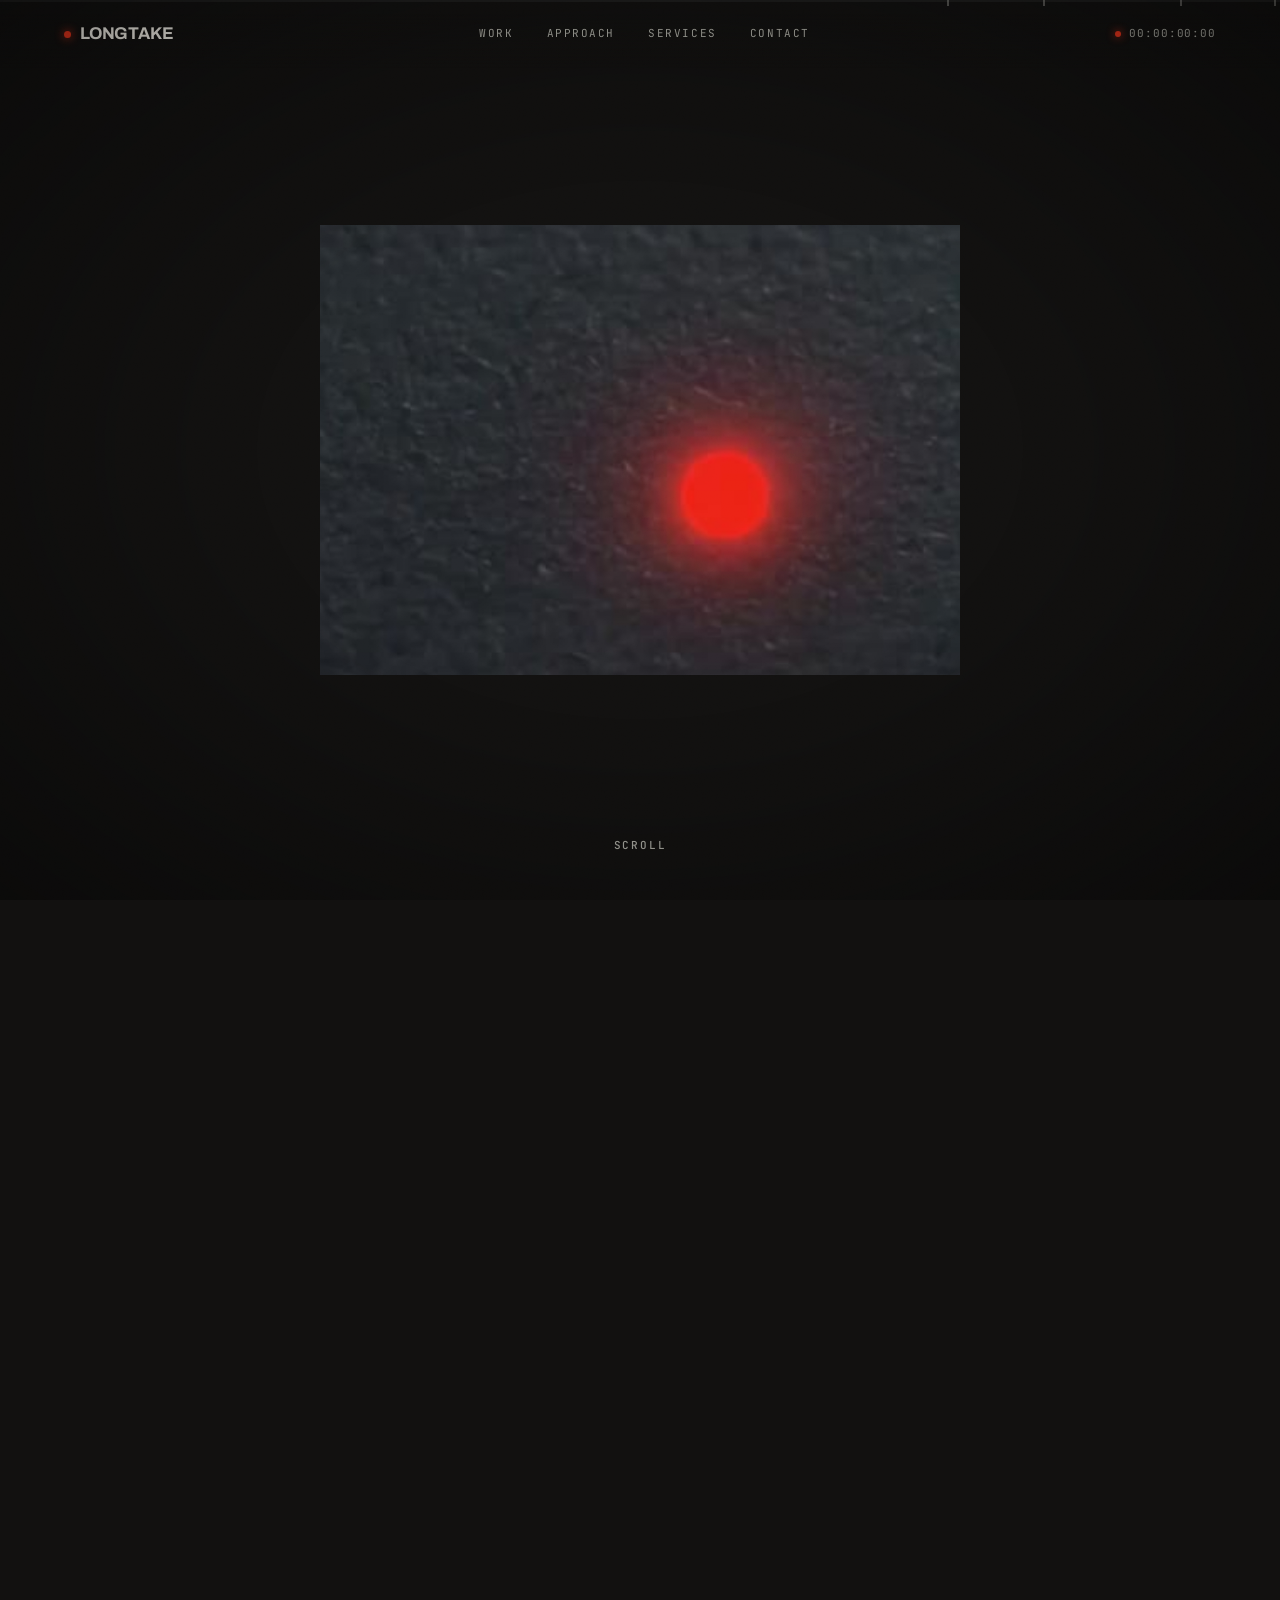
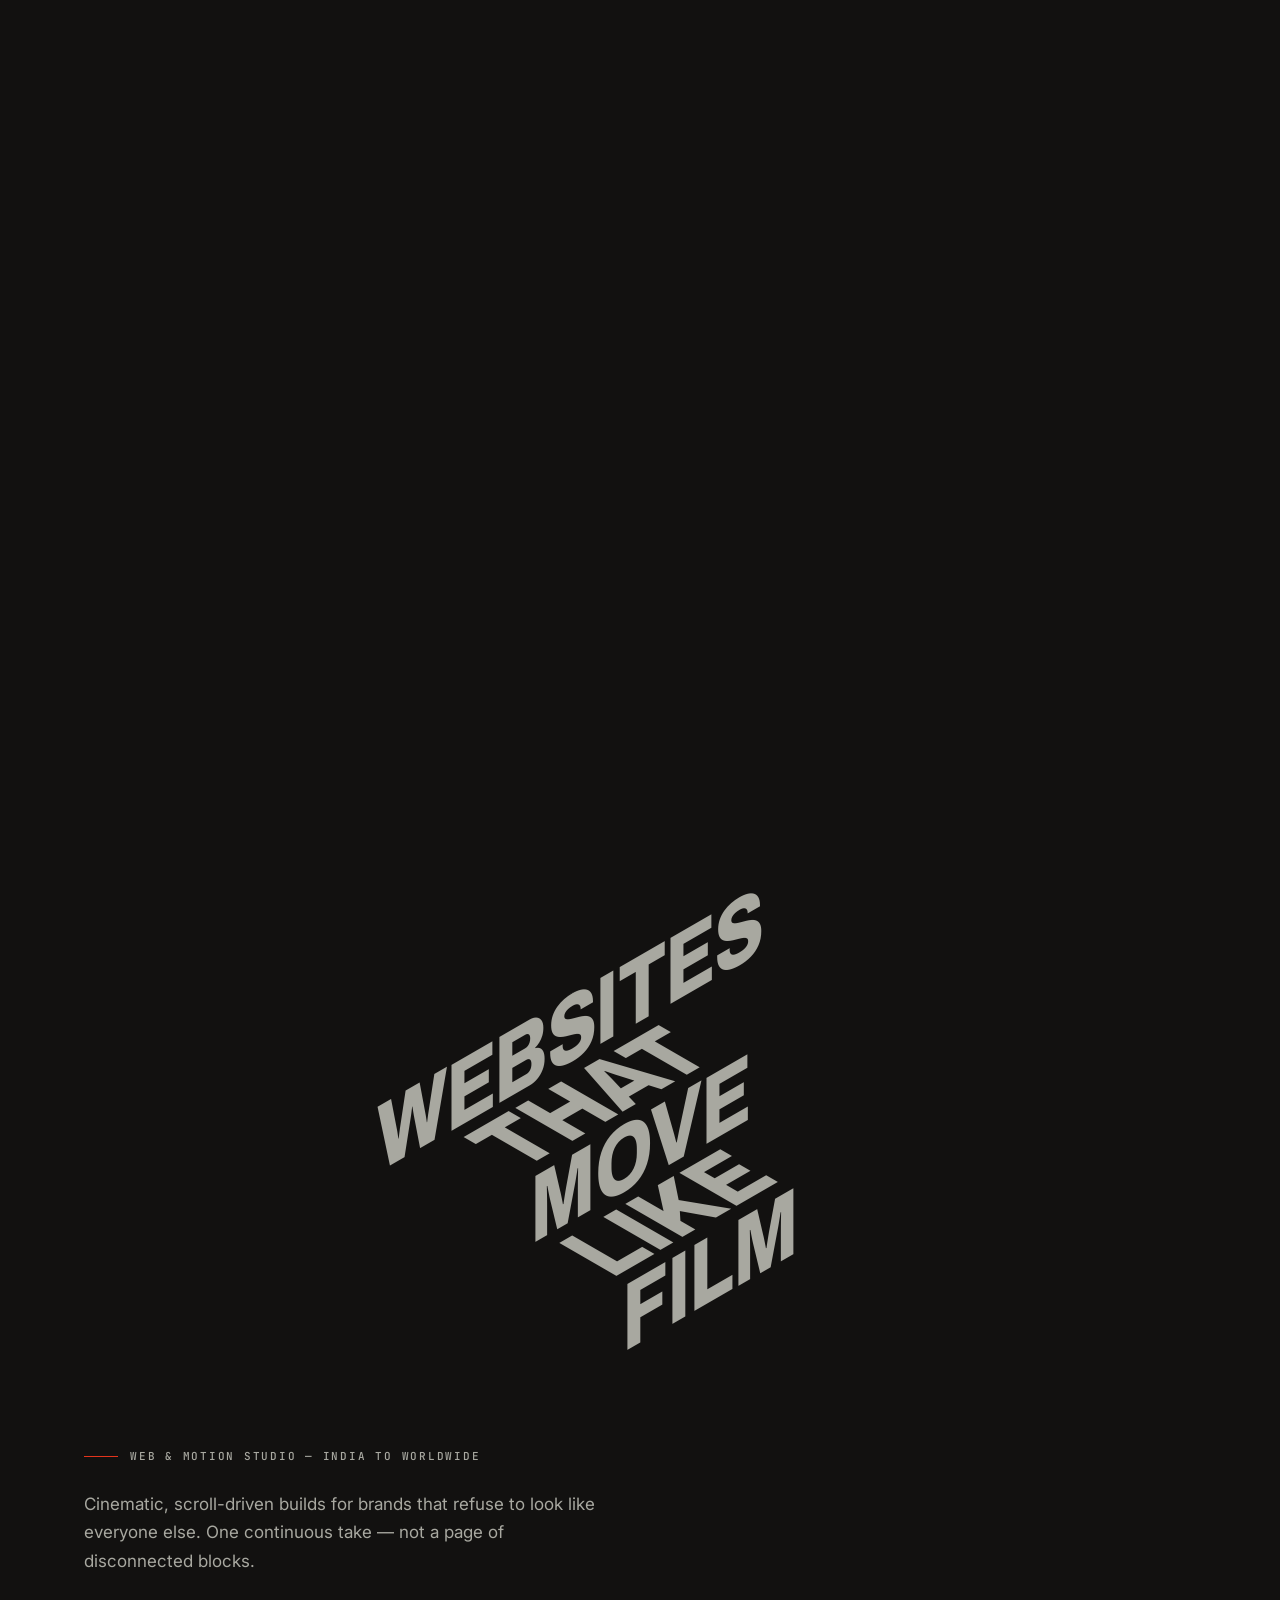
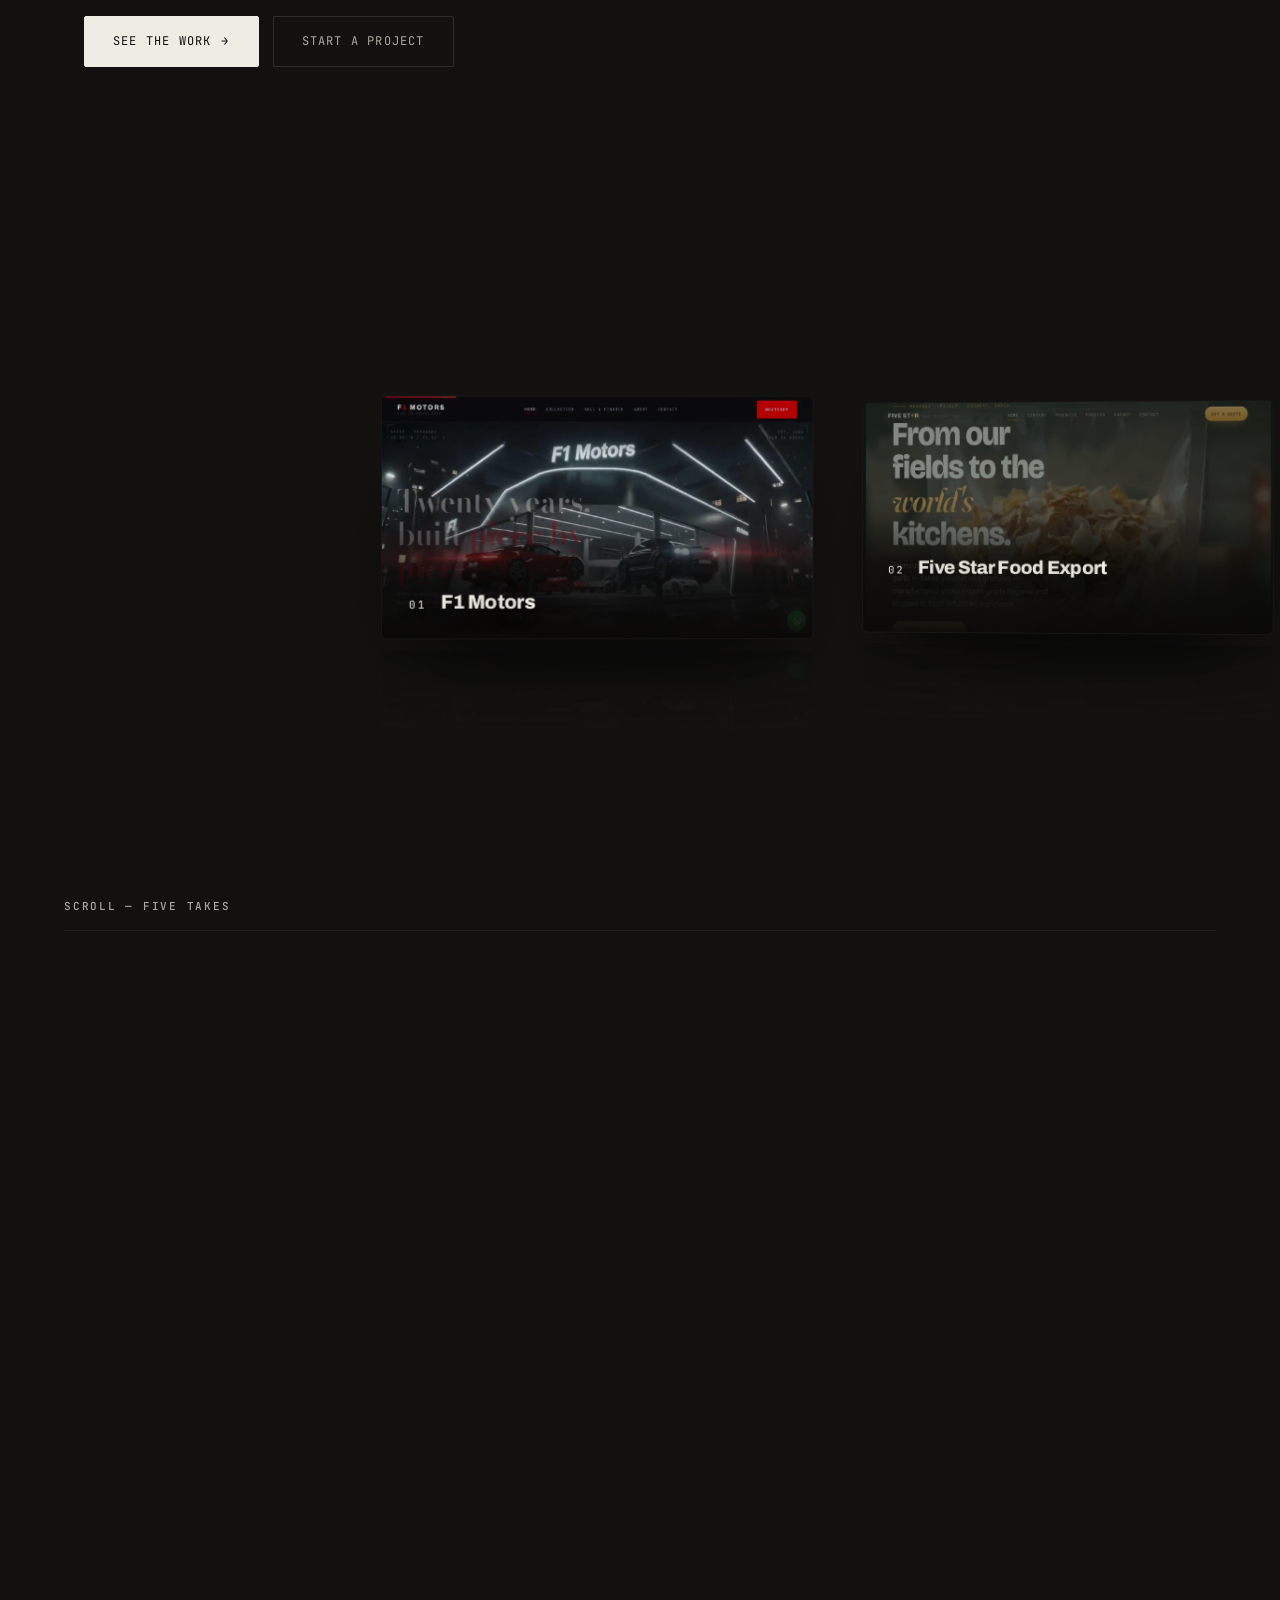
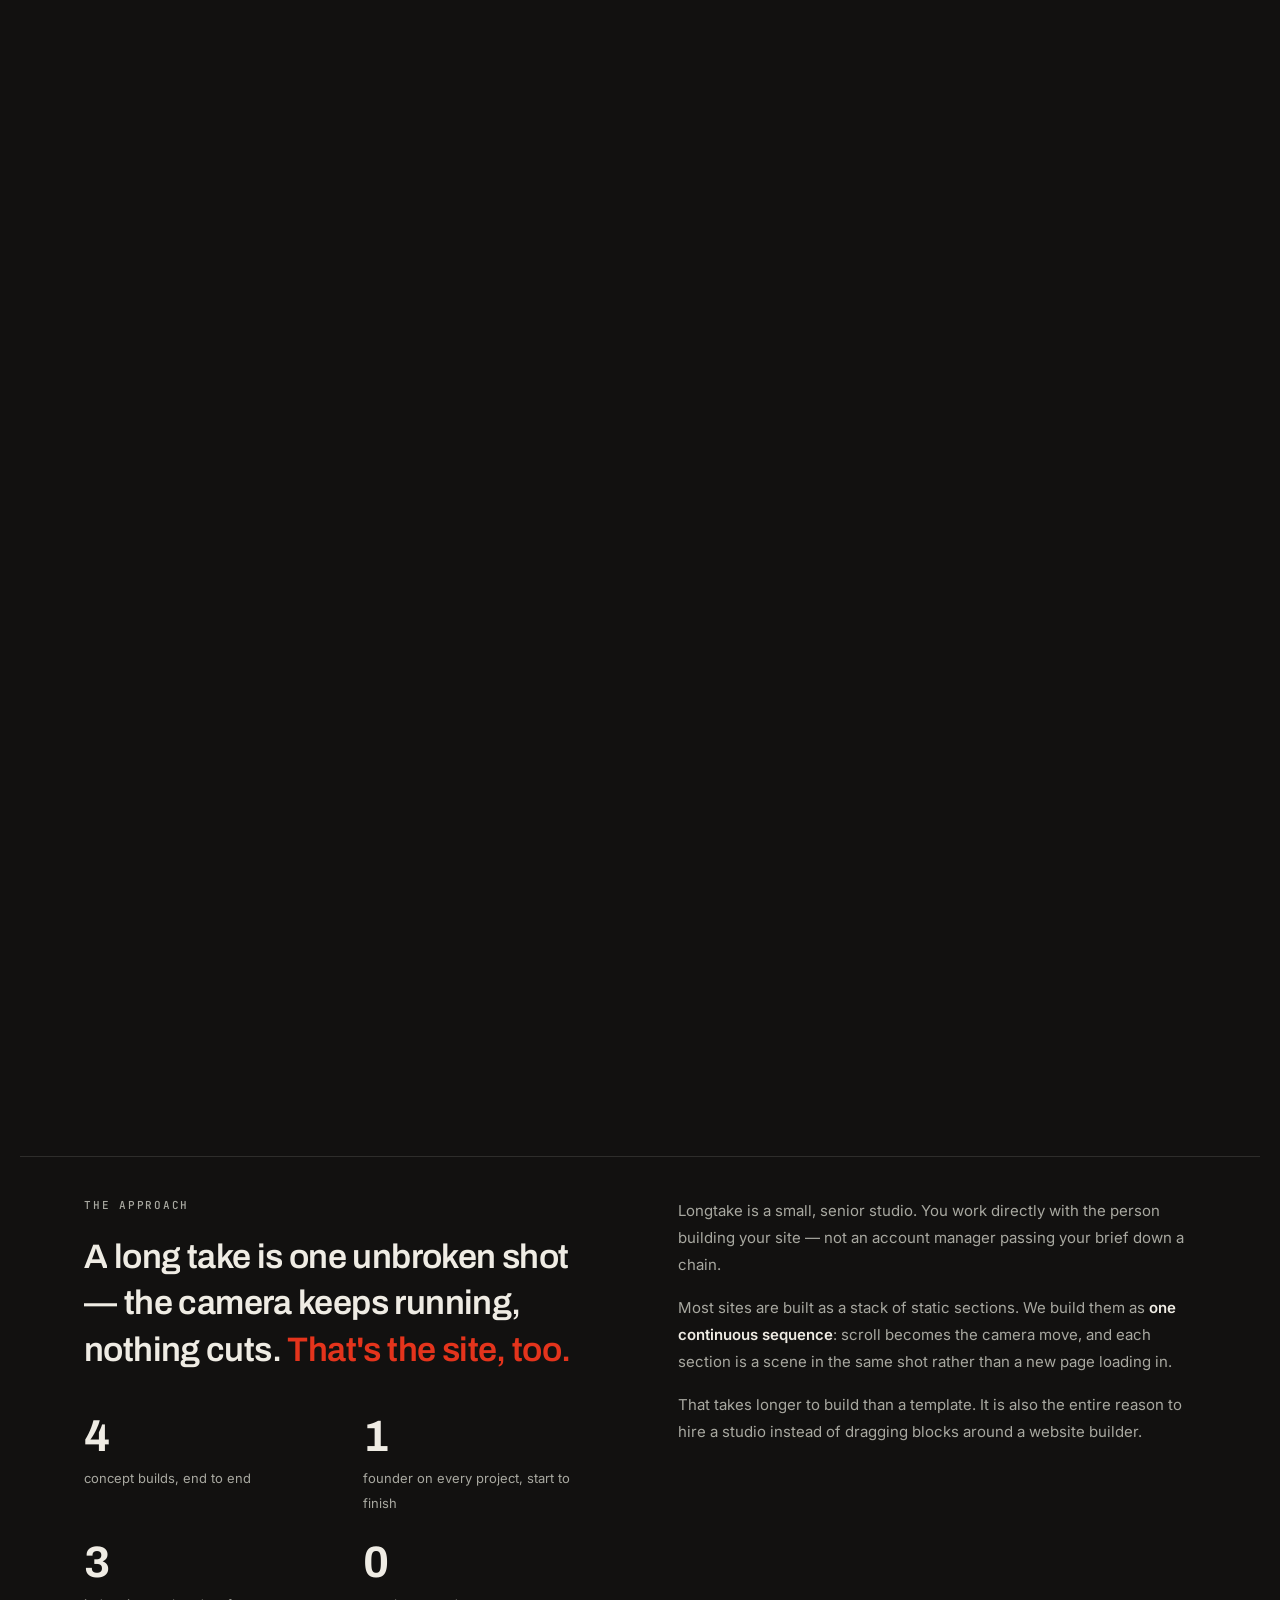
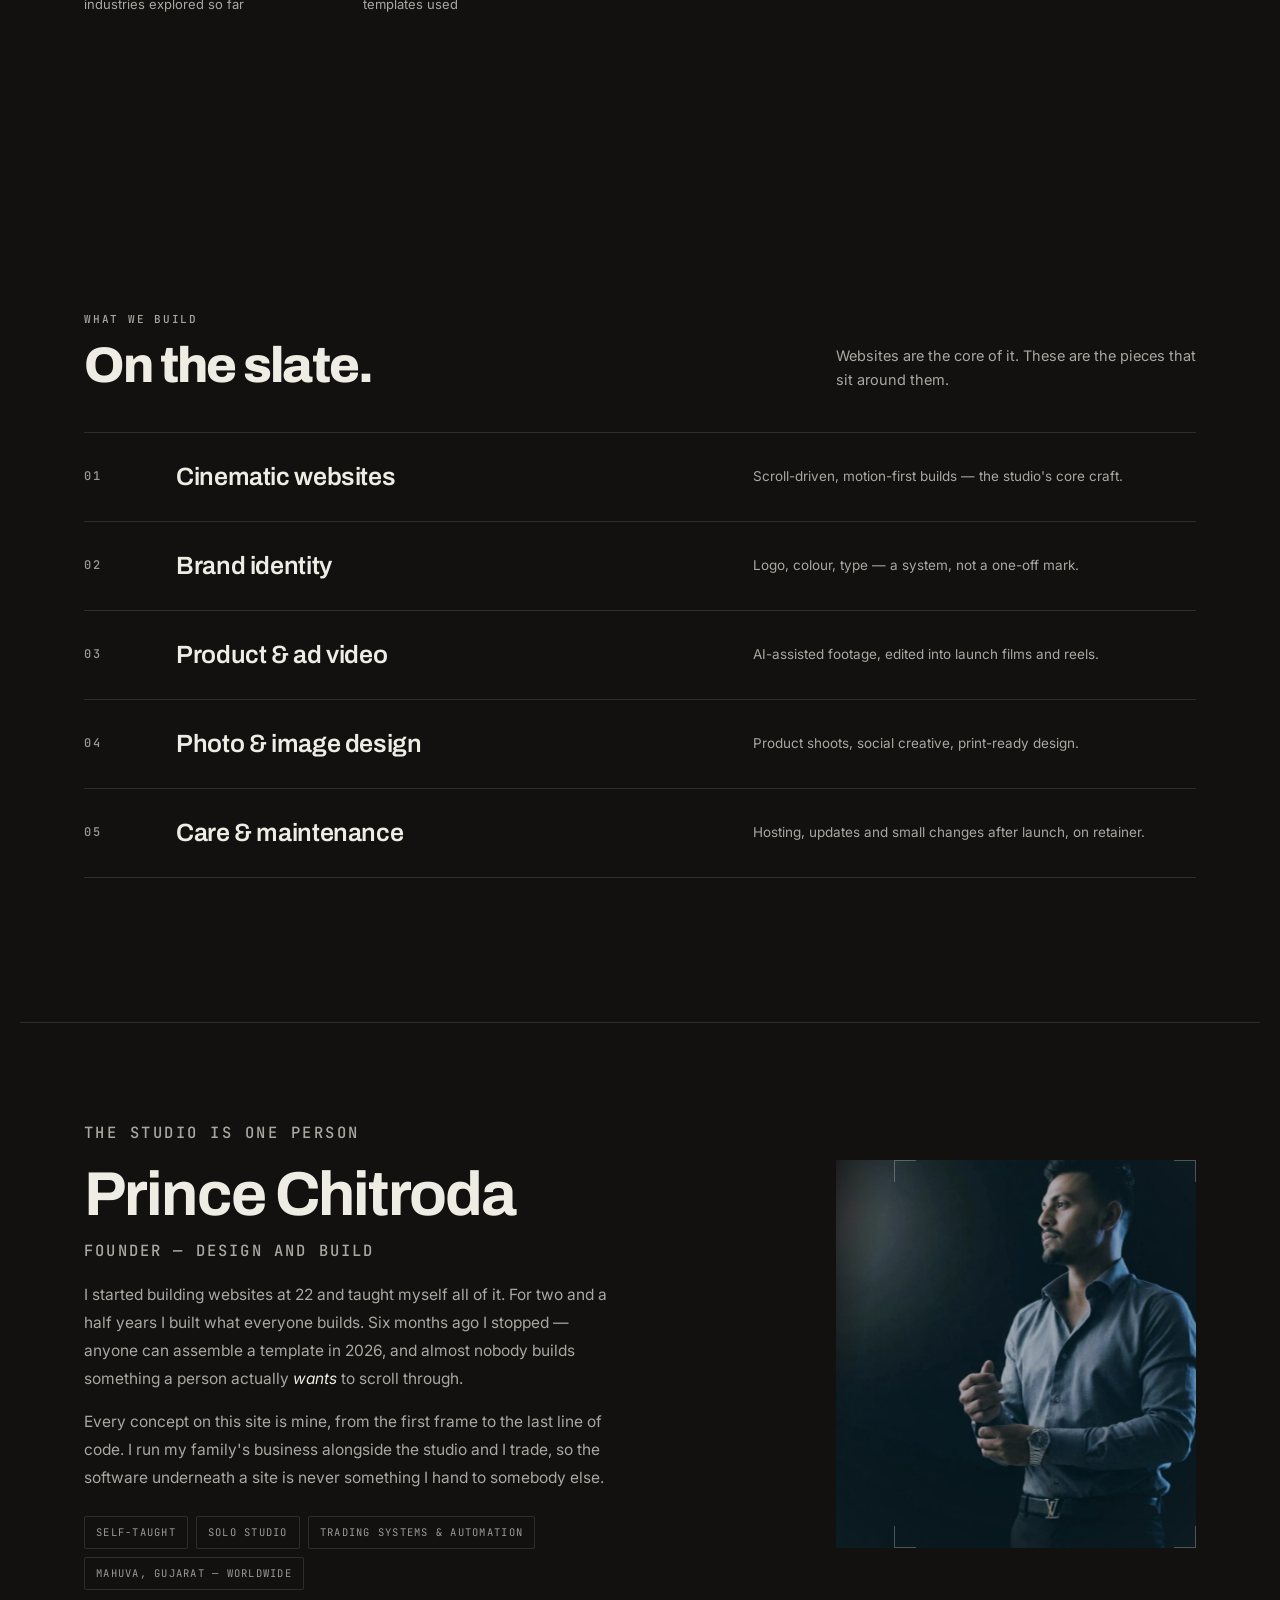
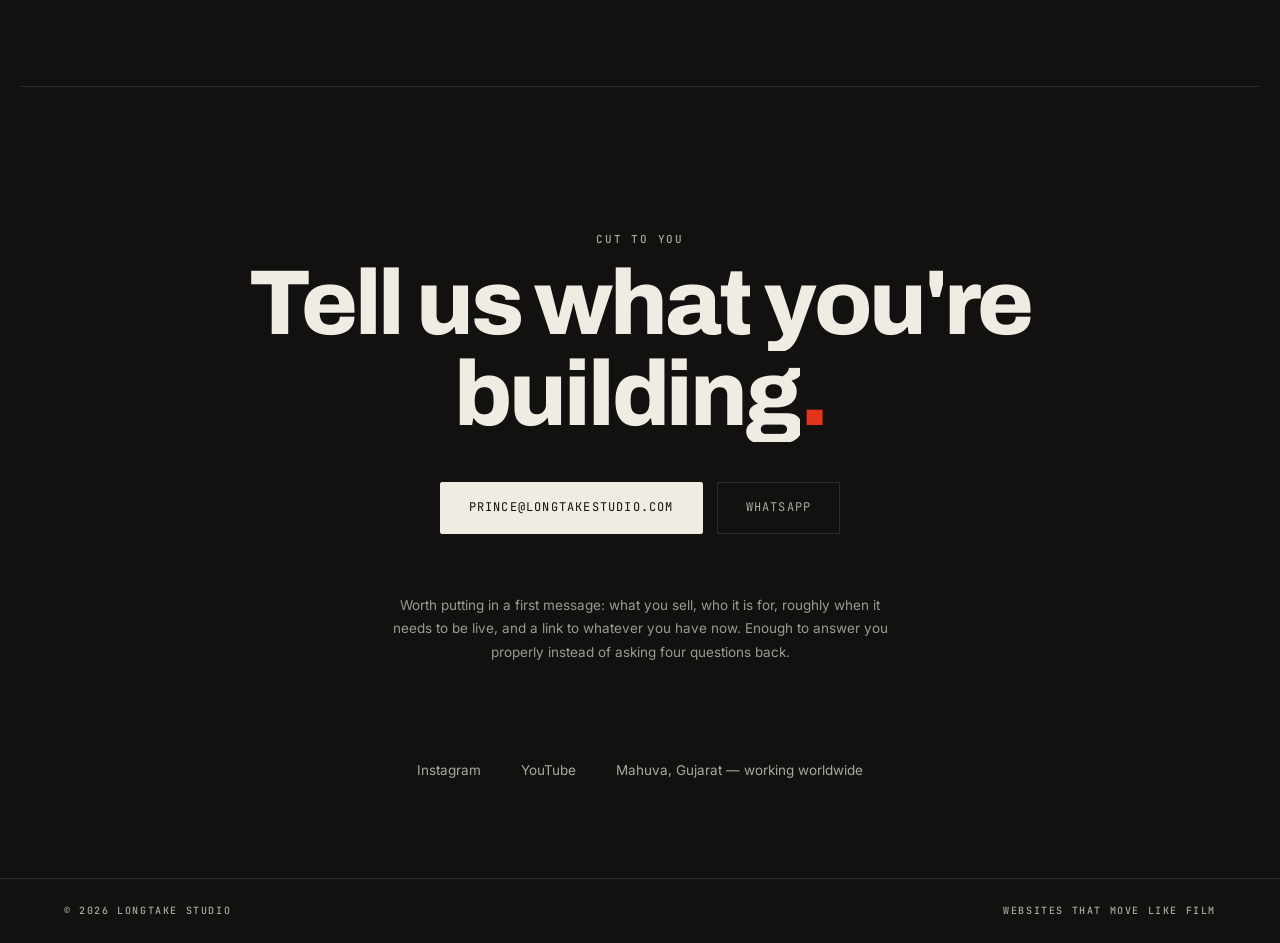
<file: index.html>
<!DOCTYPE html>
<html lang="en" class="no-js">
<head>
<meta charset="UTF-8">
<meta name="viewport" content="width=device-width, initial-scale=1">
<title>Longtake Studio — Websites that move like film</title>
<meta name="description" content="Cinematic, scroll-driven websites for brands that refuse to look like everyone else. A founder-led web and motion studio in Gujarat, India, working worldwide.">
<link rel="canonical" href="https://longtakestudio.com/">

<meta property="og:type" content="website">
<meta property="og:url" content="https://longtakestudio.com/">
<meta property="og:site_name" content="Longtake Studio">
<meta property="og:title" content="Longtake Studio — Websites that move like film">
<meta property="og:description" content="Cinematic, scroll-driven websites for brands that refuse to look like everyone else.">
<meta property="og:image" content="https://longtakestudio.com/assets/social/og-cover.jpg">
<meta property="og:image:width" content="1200">
<meta property="og:image:height" content="630">
<meta property="og:image:alt" content="Longtake Studio — websites that move like film">
<meta property="og:locale" content="en_US">
<meta name="twitter:card" content="summary_large_image">
<meta name="twitter:title" content="Longtake Studio — Websites that move like film">
<meta name="twitter:description" content="Cinematic, scroll-driven websites for brands that refuse to look like everyone else.">
<meta name="twitter:image" content="https://longtakestudio.com/assets/social/og-cover.jpg">
<meta name="theme-color" content="#121110">

<link rel="icon" href="assets/icons/favicon.svg" type="image/svg+xml">
<link rel="icon" href="assets/icons/favicon-32.png" sizes="32x32" type="image/png">
<link rel="apple-touch-icon" href="assets/icons/apple-touch-icon.png">
<link rel="manifest" href="site.webmanifest">

<link rel="preconnect" href="https://fonts.googleapis.com">
<link rel="preconnect" href="https://fonts.gstatic.com" crossorigin>
<link rel="preload" as="style" href="https://fonts.googleapis.com/css2?family=Archivo:wght@600;700;800&family=Inter:wght@400;500;600&family=JetBrains+Mono:wght@400;500&display=swap">
<link rel="stylesheet" href="https://fonts.googleapis.com/css2?family=Archivo:wght@600;700;800&family=Inter:wght@400;500;600&family=JetBrains+Mono:wght@400;500&display=swap">
<link rel="stylesheet" href="assets/css/longtake.css">

<script type="application/ld+json">
{
  "@context": "https://schema.org",
  "@type": "ProfessionalService",
  "name": "Longtake Studio",
  "description": "Cinematic, scroll-driven websites, brand identity and motion for brands worldwide.",
  "url": "https://longtakestudio.com/",
  "email": "prince@longtakestudio.com",
  "telephone": "+91-70410-92923",
  "address": { "@type": "PostalAddress", "addressLocality": "Mahuva", "addressRegion": "Gujarat", "addressCountry": "IN" },
  "areaServed": "Worldwide",
  "founder": {
    "@type": "Person",
    "name": "Prince Chitroda",
    "jobTitle": "Founder",
    "url": "https://longtakestudio.com/#founder",
    "image": "https://longtakestudio.com/assets/portrait/prince.jpg"
  },
  "sameAs": [
    "https://instagram.com/longtake.studio",
    "https://youtube.com/@LongtakeStudioo"
  ]
}
</script>
<script>
/* Reveal the leader only when JS is alive, and guarantee it comes off even if
   leader.js never arrives. A loading screen you cannot dismiss is a trap. */
(function(){var d=document.documentElement;
d.className=d.className.replace('no-js','js')+' is-loading';
setTimeout(function(){var l=document.getElementById('leader');
if(l&&!l.classList.contains('is-out')){l.classList.add('is-out');
d.classList.remove('is-loading');d.classList.add('is-revealed');}},6000);}());
</script>
</head>

<body data-runtime="260">

<div id="leader" role="status" aria-label="Loading">
  <span class="leader__corner"></span><span class="leader__corner"></span>
  <span class="leader__corner"></span><span class="leader__corner"></span>

  <div class="leader__frame">
    <svg class="leader__ring" viewBox="0 0 100 100" aria-hidden="true">
      <circle class="r-outer" cx="50" cy="50" r="48"/>
      <circle cx="50" cy="50" r="33"/>
      <line x1="50" y1="1" x2="50" y2="99"/>
      <line x1="1" y1="50" x2="99" y2="50"/>
    </svg>
    <span class="leader__sweep" aria-hidden="true"></span>
    <span class="leader__count">5</span>
  </div>

  <p class="leader__meta">
    <span class="leader__bar" aria-hidden="true"><span></span></span>
    <span class="mono"><span class="leader__pct">00</span> &mdash; Longtake Studio</span>
  </p>
</div>

<a class="skip-link" href="#main">Skip to content</a>

<canvas id="projector" aria-hidden="true"></canvas>
<div class="grain" aria-hidden="true"></div>
<div class="vignette" aria-hidden="true"></div>

<!-- The playhead. Scroll position drives it; the marks are also the nav. -->
<div class="scrubber" aria-hidden="true">
  <div class="scrubber__fill"></div>
  <div class="scrubber__marks"></div>
</div>

<header class="site-header">
  <a href="#main" class="logo"><span class="logo__tally" aria-hidden="true"></span>LONGTAKE</a>

  <nav class="site-nav" id="site-nav" aria-label="Primary">
    <a href="#work">Work</a>
    <a href="#approach">Approach</a>
    <a href="#services">Services</a>
    <a href="#contact">Contact</a>
  </nav>

  <p class="timecode">
    <span class="timecode__led" aria-hidden="true"></span>
    <span class="sr-only">Scroll position as timecode:</span>
    <span data-timecode>00:00:00:00</span>
  </p>

  <button class="nav-toggle" type="button" aria-expanded="false" aria-controls="site-nav" aria-label="Menu">
    <span class="nav-toggle__bar" aria-hidden="true"></span>
    <span class="nav-toggle__bar" aria-hidden="true"></span>
    <span class="nav-toggle__bar" aria-hidden="true"></span>
  </button>
</header>

<main id="main">

  <!-- ========================== THE APERTURE ========================== -->
  <section class="aperture" data-aperture="1500" aria-label="Longtake Studio">
    <div class="aperture__sticky">
    <div class="aperture__stage">
      <div class="aperture__media">
        <img src="assets/posters/hero-longtake.jpg" alt="Longtake Studio title card" width="1280" height="720" fetchpriority="high" decoding="async">
        <video data-src="videos/hero-longtake.mp4" data-src-sm="videos/hero-longtake-sm.mp4"
               muted playsinline preload="none" aria-hidden="true"></video>
      </div>
      <div class="aperture__marks" aria-hidden="true"><i></i><i></i><i></i><i></i></div>
    </div>
    <p class="aperture__cue mono"><span>Scroll</span></p>
    </div>
  </section>

  <!-- ========================= THE STATEMENT ========================= -->
  <section class="wrap" aria-label="What the studio does">
    <!-- The layered stack below is the visible headline, but it is a list of
         animated rows. This carries the same words as the page's one h1 so
         search engines and screen readers get the heading the design implies. -->
    <h1 class="sr-only">Websites that move like film — Longtake Studio</h1>

    <ul class="layered" data-layered>
        <li class="layered__row"><p> </p><p>WEBSITES</p></li>
        <li class="layered__row"><p>WEBSITES</p><p>THAT</p></li>
        <li class="layered__row"><p>THAT</p><p>MOVE</p></li>
        <li class="layered__row"><p>MOVE</p><p>LIKE</p></li>
        <li class="layered__row"><p>LIKE</p><p>FILM</p></li>
        <li class="layered__row"><p>FILM</p><p> </p></li>
    </ul>

    <div class="hero__inner" style="padding-inline:0">
      <p class="hero__eyebrow">
        <span class="bar" aria-hidden="true"></span>
        <span class="mono">Web &amp; motion studio — India to worldwide</span>
      </p>
      <p class="hero__sub lede">
        Cinematic, scroll-driven builds for brands that refuse to look like everyone else.
        One continuous take — not a page of disconnected blocks.
      </p>
      <div class="hero__cta">
        <a href="#work" class="btn btn--primary">See the work <span class="btn__arrow" aria-hidden="true">→</span></a>
        <a href="#contact" class="btn btn--ghost">Start a project</a>
      </div>
    </div>
  </section>

  <!-- ============================ THE REEL ============================ -->
  <section id="work" class="reel" data-reel aria-label="Selected work">
    <div class="reel__sticky">
      <div class="reel__track">
      <article class="slide">
        <a class="slide__link" href="work/f1-motors.html" aria-label="F1 Motors — concept — Vadodara">
          <div class="slide__frame">
            <img src="assets/posters/f1-motors.jpg" alt="" loading="lazy" decoding="async" width="1280" height="720">
            <video data-src="videos/reel/f1-motors.mp4" muted loop playsinline preload="none" aria-hidden="true"></video>
          </div>
          <div class="slide__cap">
            <span class="slide__num">01</span>
            <h3 class="slide__title">F1 Motors</h3>
            <span class="slide__meta">Concept — Vadodara</span>
          </div>
        </a>
      </article>
      <article class="slide">
        <a class="slide__link" href="work/five-star.html" aria-label="Five Star Food Export — concept — dark theme">
          <div class="slide__frame">
            <img src="assets/posters/five-star.jpg" alt="" loading="lazy" decoding="async" width="1280" height="720">
            <video data-src="videos/reel/five-star-dark.mp4" muted loop playsinline preload="none" aria-hidden="true"></video>
          </div>
          <div class="slide__cap">
            <span class="slide__num">02</span>
            <h3 class="slide__title">Five Star Food Export</h3>
            <span class="slide__meta">Concept — dark theme</span>
          </div>
        </a>
      </article>
      <article class="slide">
        <a class="slide__link" href="work/five-star.html" aria-label="Five Star — Light — Same system, inverted surface">
          <div class="slide__frame">
            <img src="assets/posters/five-star-light.jpg" alt="" loading="lazy" decoding="async" width="1280" height="720">
            <video data-src="videos/reel/five-star-light.mp4" muted loop playsinline preload="none" aria-hidden="true"></video>
          </div>
          <div class="slide__cap">
            <span class="slide__num">03</span>
            <h3 class="slide__title">Five Star — Light</h3>
            <span class="slide__meta">Same system, inverted surface</span>
          </div>
        </a>
      </article>
      <article class="slide">
        <a class="slide__link" href="work/katariya.html" aria-label="Katariya — concept — Mahuva">
          <div class="slide__frame">
            <img src="assets/posters/katariya.jpg" alt="" loading="lazy" decoding="async" width="1280" height="720">
            <video data-src="videos/reel/katariya.mp4" muted loop playsinline preload="none" aria-hidden="true"></video>
          </div>
          <div class="slide__cap">
            <span class="slide__num">04</span>
            <h3 class="slide__title">Katariya</h3>
            <span class="slide__meta">Concept — Mahuva</span>
          </div>
        </a>
      </article>
      <article class="slide">
        <a class="slide__link" href="work/nexus.html" aria-label="NEXUS — self-initiated — full stack">
          <div class="slide__frame">
            <img src="assets/posters/nexus.jpg" alt="" loading="lazy" decoding="async" width="1280" height="720">
            <video data-src="videos/reel/nexus.mp4" muted loop playsinline preload="none" aria-hidden="true"></video>
          </div>
          <div class="slide__cap">
            <span class="slide__num">05</span>
            <h3 class="slide__title">NEXUS</h3>
            <span class="slide__meta">Self-initiated — full stack</span>
          </div>
        </a>
      </article>
      </div>

      <p class="reel__hint mono">Scroll — five takes</p>
      <div class="reel__rail" aria-hidden="true"><span></span></div>
    </div>
  </section>

  <!-- ========================== APPROACH ========================== -->
  <section id="approach" class="wrap approach" data-scene="Approach">
    <div class="approach__grid">
      <div data-reveal>
        <p class="mono" style="margin-bottom:20px">The approach</p>
        <p class="approach__lead">
          A long take is one unbroken shot — the camera keeps running, nothing cuts.
          <span class="accent">That's the site, too.</span>
        </p>

        <dl class="stats" data-reveal-group>
          <div class="stat" data-reveal><b>4</b><span>concept builds, end to end</span></div>
          <div class="stat" data-reveal><b>1</b><span>founder on every project, start to finish</span></div>
          <div class="stat" data-reveal><b>3</b><span>industries explored so far</span></div>
          <div class="stat" data-reveal><b>0</b><span>templates used</span></div>
        </dl>
      </div>

      <div class="approach__body" data-reveal>
        <p>
          Longtake is a small, senior studio. You work directly with the person building
          your site — not an account manager passing your brief down a chain.
        </p>
        <p>
          Most sites are built as a stack of static sections. We build them as
          <strong>one continuous sequence</strong>: scroll becomes the camera move, and each
          section is a scene in the same shot rather than a new page loading in.
        </p>
        <p>
          That takes longer to build than a template. It is also the entire reason to hire a
          studio instead of dragging blocks around a website builder.
        </p>
      </div>
    </div>
  </section>

  <!-- ========================== SERVICES ========================== -->
  <section id="services" class="wrap services" data-scene="Services">
    <div class="section-head" data-reveal>
      <div>
        <span class="mono">What we build</span>
        <h2 class="h-display">On the slate.</h2>
      </div>
      <p>Websites are the core of it. These are the pieces that sit around them.</p>
    </div>

    <div class="svc-list" data-reveal-group>
      <div class="svc" data-reveal>
        <span class="idx mono">01</span>
        <h3>Cinematic websites</h3>
        <p>Scroll-driven, motion-first builds — the studio's core craft.</p>
      </div>
      <div class="svc" data-reveal>
        <span class="idx mono">02</span>
        <h3>Brand identity</h3>
        <p>Logo, colour, type — a system, not a one-off mark.</p>
      </div>
      <div class="svc" data-reveal>
        <span class="idx mono">03</span>
        <h3>Product &amp; ad video</h3>
        <p>AI-assisted footage, edited into launch films and reels.</p>
      </div>
      <div class="svc" data-reveal>
        <span class="idx mono">04</span>
        <h3>Photo &amp; image design</h3>
        <p>Product shoots, social creative, print-ready design.</p>
      </div>
      <div class="svc" data-reveal>
        <span class="idx mono">05</span>
        <h3>Care &amp; maintenance</h3>
        <p>Hosting, updates and small changes after launch, on retainer.</p>
      </div>
    </div>
  </section>

  <!-- =========================== THE FOUNDER ========================= -->
  <section id="founder" class="wrap founder" data-scene="Who">
    <div class="founder__grid">
      <div class="founder__text" data-reveal>
        <p class="mono founder__kicker">The studio is one person</p>
        <h2 class="founder__name">Prince Chitroda</h2>
        <p class="founder__role mono">Founder — design and build</p>

        <p>
          I started building websites at 22 and taught myself all of it. For two and a
          half years I built what everyone builds. Six months ago I stopped — anyone can
          assemble a template in 2026, and almost nobody builds something a person
          actually <em>wants</em> to scroll through.
        </p>
        <p>
          Every concept on this site is mine, from the first frame to the last line of
          code. I run my family's business alongside the studio and I trade, so the
          software underneath a site is never something I hand to somebody else.
        </p>

        <ul class="founder__facts">
          <li>Self-taught</li>
          <li>Solo studio</li>
          <li>Trading systems &amp; automation</li>
          <li>Mahuva, Gujarat — worldwide</li>
        </ul>
      </div>

      <figure class="founder__frame" data-reveal>
        <span class="founder__media">
          <img src="assets/portrait/prince.jpg"
               alt="Prince Chitroda, founder of Longtake Studio"
               width="926" height="998" loading="lazy" decoding="async"
               onerror="this.closest('.founder__frame').remove()">
        </span>
        <span class="founder__marks" aria-hidden="true"><i></i><i></i><i></i><i></i></span>
      </figure>
    </div>
  </section>

  <!-- =========================== CONTACT =========================== -->
  <section id="contact" class="wrap contact" data-scene="Contact" data-reveal>
    <p class="mono">Cut to you</p>
    <h2 class="h-display">Tell us what you're building<span class="accent">.</span></h2>

    <div class="contact__actions">
      <a href="mailto:prince@longtakestudio.com?subject=Project%20enquiry&amp;body=What%20we%20do%3A%0AWho%20it%20is%20for%3A%0AWhen%20it%20needs%20to%20be%20live%3A%0AAnything%20we%20have%20now%20(link)%3A%0A"
         class="btn btn--primary">prince@longtakestudio.com</a>
      <a href="https://wa.me/917041092923?text=Hi%20Prince%20%E2%80%94%20I%20saw%20Longtake%20Studio%20and%20I%27d%20like%20to%20talk%20about%20a%20project."
         class="btn btn--ghost" target="_blank" rel="noopener">WhatsApp</a>
    </div>

    <p class="contact__note">
      Worth putting in a first message: what you sell, who it is for, roughly when it
      needs to be live, and a link to whatever you have now. Enough to answer you
      properly instead of asking four questions back.
    </p>

    <div class="contact__meta">
      <a href="https://instagram.com/longtake.studio" target="_blank" rel="noopener">Instagram</a>
      <a href="https://youtube.com/@LongtakeStudioo" target="_blank" rel="noopener">YouTube</a>
      <span>Mahuva, Gujarat — working worldwide</span>
    </div>
  </section>

</main>

<footer class="site-footer">
  <span class="mono">© 2026 Longtake Studio</span>
  <span class="mono">Websites that move like film</span>
</footer>

<script src="assets/js/leader.js" defer></script>
<script src="assets/js/projector.js" defer></script>
<script src="assets/js/longtake.js" defer></script>
<script src="assets/js/motion.js" defer></script>
<script src="assets/js/aperture.js" defer></script>
<script src="assets/js/reel.js" defer></script>
</body>
</html>
</file>
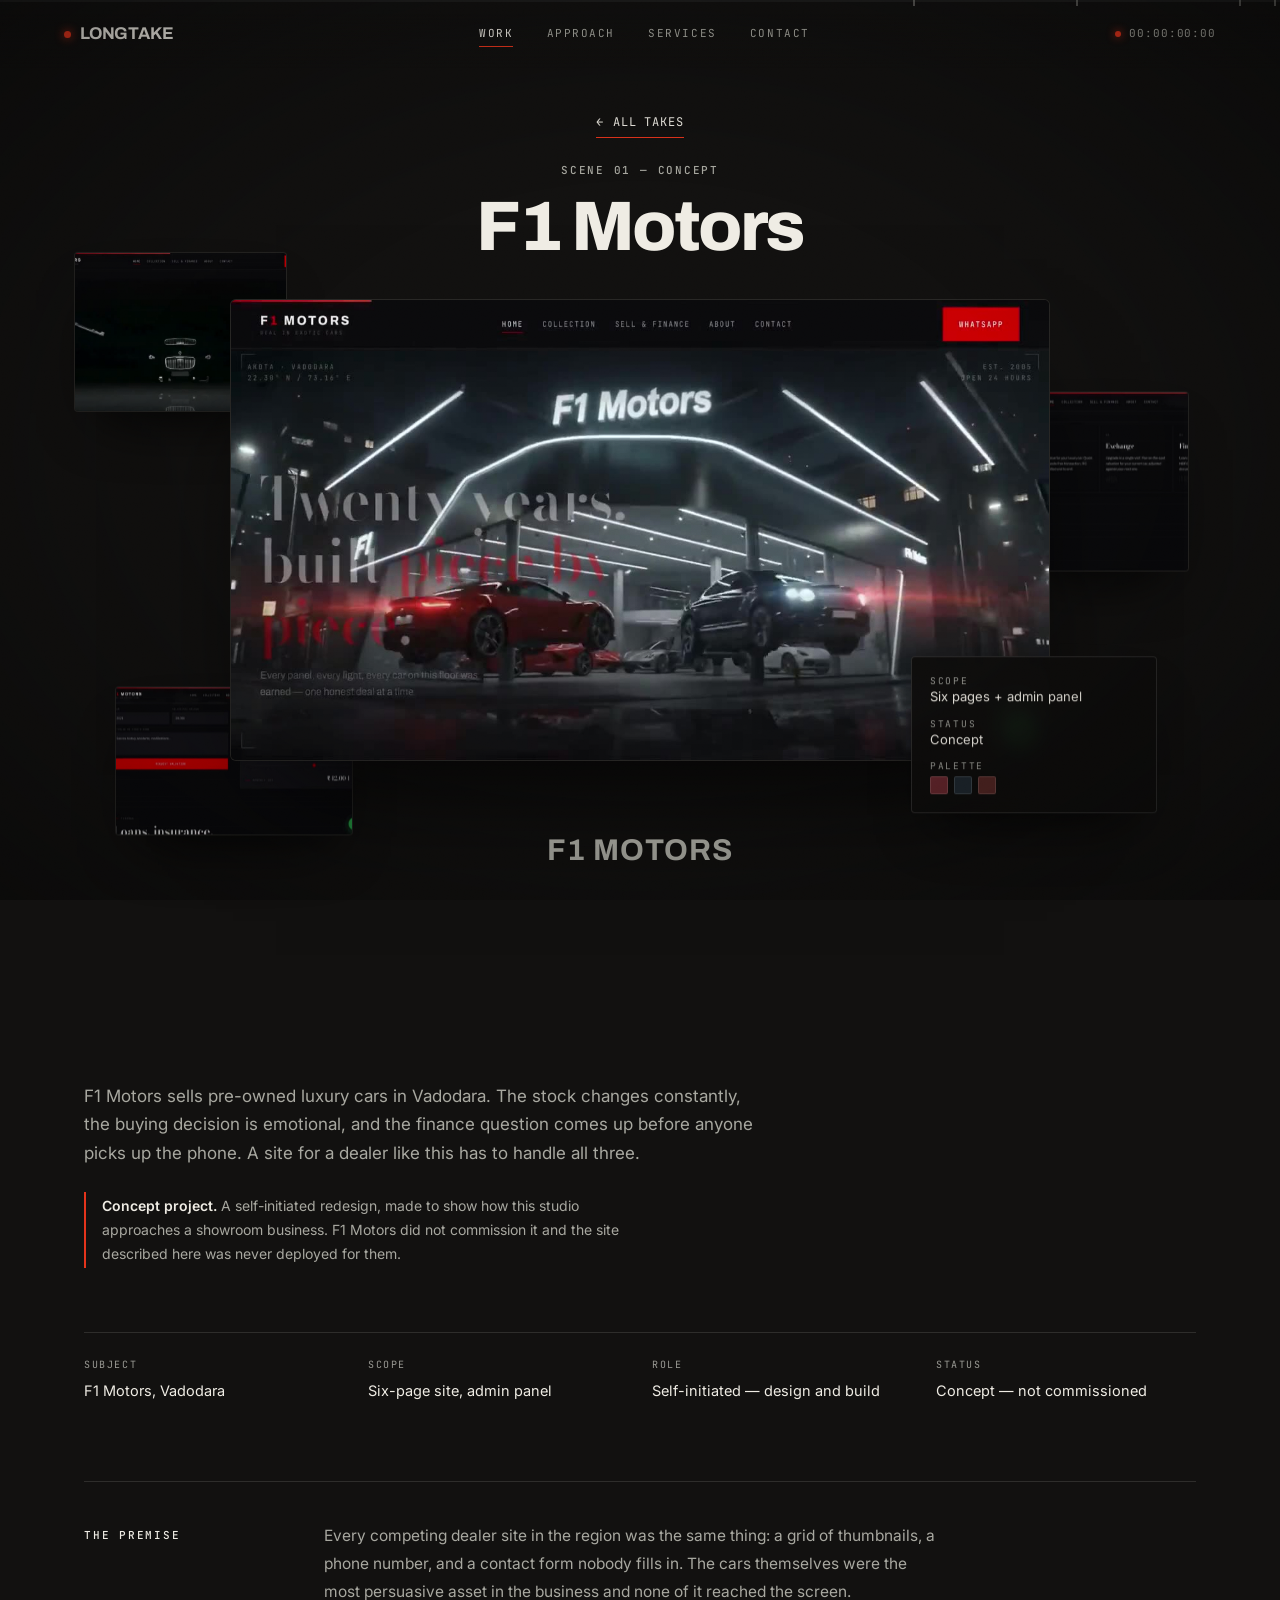
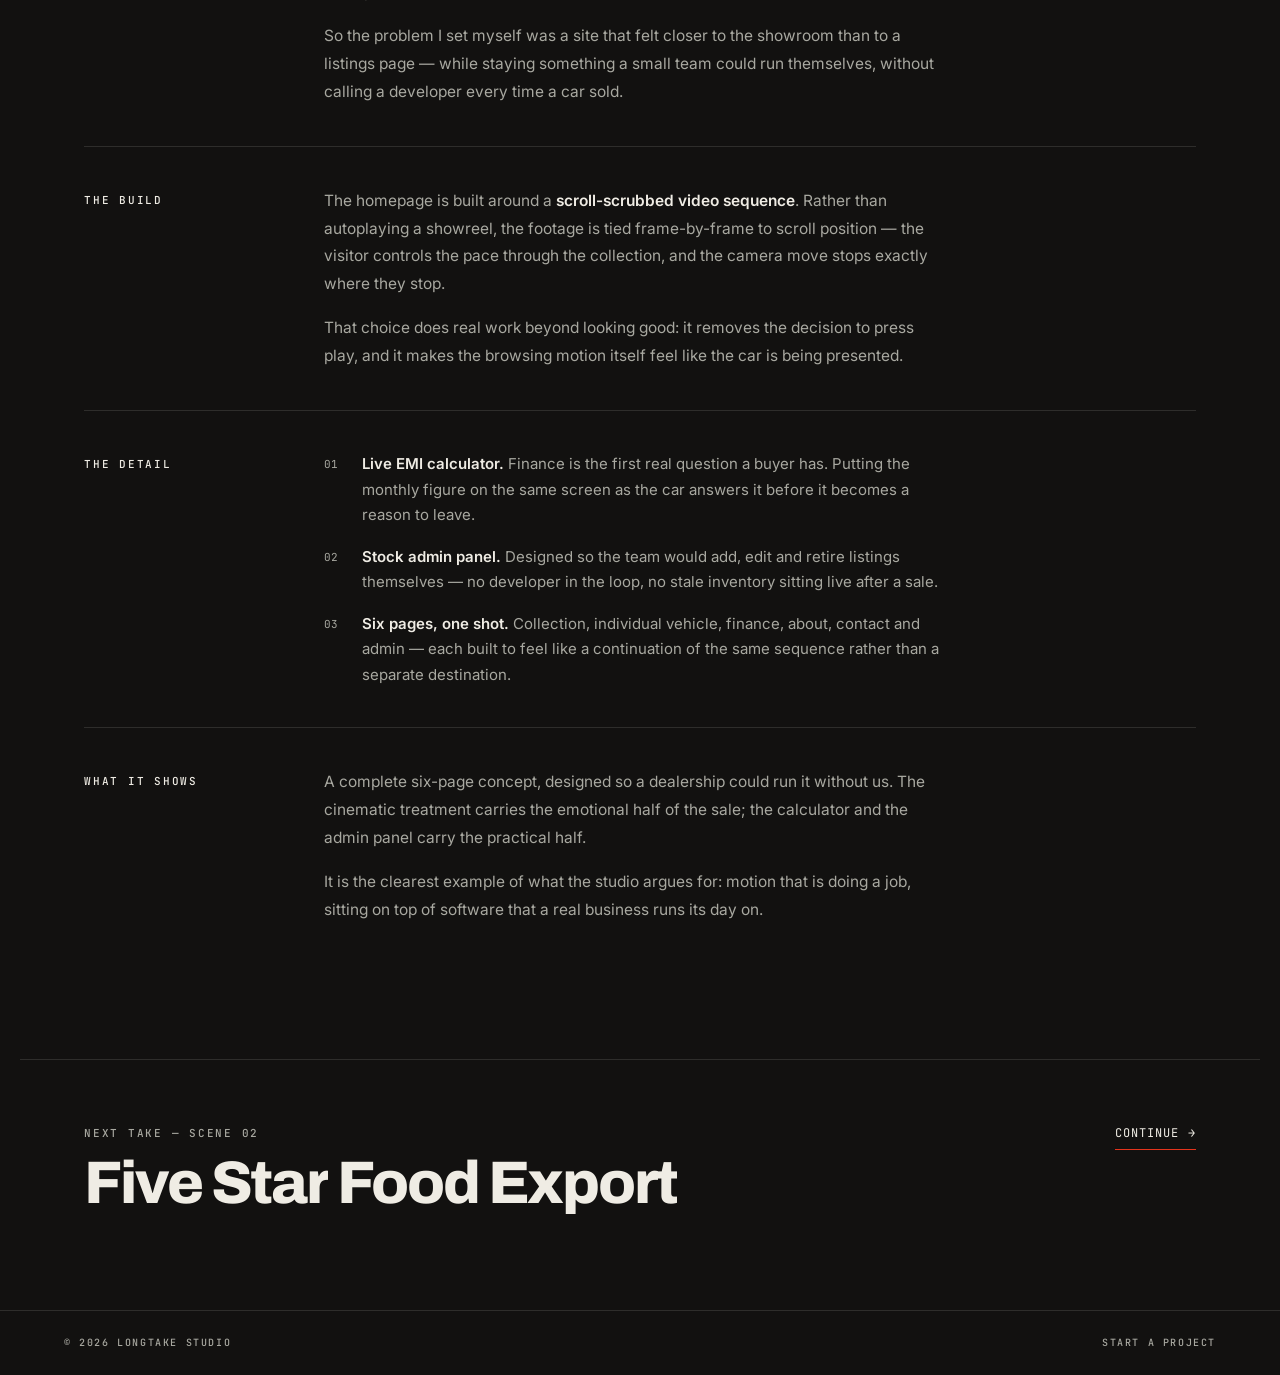
<file: work/f1-motors.html>
<!DOCTYPE html>
<html lang="en" class="no-js">
<head>
<meta charset="UTF-8">
<meta name="viewport" content="width=device-width, initial-scale=1">
<title>F1 Motors — luxury car showroom website concept | Longtake Studio</title>
<meta name="description" content="Concept: a six-page site for a pre-owned luxury car dealer in Vadodara — scroll-scrubbed cinematic video, a live EMI calculator, and a self-serve stock admin panel.">
<link rel="canonical" href="https://longtakestudio.com/work/f1-motors.html">

<meta property="og:type" content="article">
<meta property="og:title" content="F1 Motors — Longtake Studio">
<meta property="og:description" content="Concept — scroll-scrubbed cinematic video, a live EMI calculator and a stock admin panel.">
<meta property="og:url" content="https://longtakestudio.com/work/f1-motors.html">
<meta property="og:site_name" content="Longtake Studio">
<meta property="og:image" content="https://longtakestudio.com/assets/social/og-f1-motors.jpg">
<meta property="og:image:width" content="1200">
<meta property="og:image:height" content="630">
<meta property="og:image:alt" content="F1 Motors — a Longtake Studio project">
<meta name="twitter:card" content="summary_large_image">
<meta name="twitter:title" content="F1 Motors — Longtake Studio">
<meta name="twitter:description" content="Concept — scroll-scrubbed cinematic video, a live EMI calculator and a stock admin panel.">
<meta name="twitter:image" content="https://longtakestudio.com/assets/social/og-f1-motors.jpg">
<meta name="theme-color" content="#121110">

<link rel="icon" href="../assets/icons/favicon.svg" type="image/svg+xml">
<link rel="icon" href="../assets/icons/favicon-32.png" sizes="32x32" type="image/png">
<link rel="apple-touch-icon" href="../assets/icons/apple-touch-icon.png">
<link rel="manifest" href="../site.webmanifest">
<link rel="preconnect" href="https://fonts.googleapis.com">
<link rel="preconnect" href="https://fonts.gstatic.com" crossorigin>
<link rel="stylesheet" href="https://fonts.googleapis.com/css2?family=Archivo:wght@600;700;800&family=Inter:wght@400;500;600&family=JetBrains+Mono:wght@400;500&display=swap">
<link rel="stylesheet" href="../assets/css/longtake.css">
<script>
/* Reveal the leader only when JS is alive, and guarantee it comes off even if
   leader.js never arrives. A loading screen you cannot dismiss is a trap. */
(function(){var d=document.documentElement;
d.className=d.className.replace('no-js','js')+' is-loading';
setTimeout(function(){var l=document.getElementById('leader');
if(l&&!l.classList.contains('is-out')){l.classList.add('is-out');
d.classList.remove('is-loading');d.classList.add('is-revealed');}},6000);}());
</script>
<script type="application/ld+json">
{
  "@context": "https://schema.org",
  "@type": "CreativeWork",
  "name": "F1 Motors",
  "description": "Concept — scroll-scrubbed cinematic video, a live EMI calculator and a stock admin panel.",
  "url": "https://longtakestudio.com/work/f1-motors.html",
  "image": "https://longtakestudio.com/assets/social/og-f1-motors.jpg",
  "creator": { "@type": "Organization", "name": "Longtake Studio", "url": "https://longtakestudio.com/" }
}
</script>
</head>

<body data-runtime="120">

<div id="leader" role="status" aria-label="Loading">
  <span class="leader__corner"></span><span class="leader__corner"></span>
  <span class="leader__corner"></span><span class="leader__corner"></span>

  <div class="leader__frame">
    <svg class="leader__ring" viewBox="0 0 100 100" aria-hidden="true">
      <circle class="r-outer" cx="50" cy="50" r="48"/>
      <circle cx="50" cy="50" r="33"/>
      <line x1="50" y1="1" x2="50" y2="99"/>
      <line x1="1" y1="50" x2="99" y2="50"/>
    </svg>
    <span class="leader__sweep" aria-hidden="true"></span>
    <span class="leader__count">5</span>
  </div>

  <p class="leader__meta">
    <span class="leader__bar" aria-hidden="true"><span></span></span>
    <span class="mono"><span class="leader__pct">00</span> &mdash; Longtake Studio</span>
  </p>
</div>

<a class="skip-link" href="#main">Skip to content</a>
<canvas id="projector" aria-hidden="true"></canvas>
<div class="grain" aria-hidden="true"></div>
<div class="vignette" aria-hidden="true"></div>

<div class="scrubber" aria-hidden="true">
  <div class="scrubber__fill"></div>
  <div class="scrubber__marks"></div>
</div>

<header class="site-header">
  <a href="../index.html" class="logo"><span class="logo__tally" aria-hidden="true"></span>LONGTAKE</a>
  <nav class="site-nav" id="site-nav" aria-label="Primary">
    <a href="../index.html#work" aria-current="page">Work</a>
    <a href="../index.html#approach">Approach</a>
    <a href="../index.html#services">Services</a>
    <a href="../index.html#contact">Contact</a>
  </nav>
  <p class="timecode">
    <span class="timecode__led" aria-hidden="true"></span>
    <span class="sr-only">Scroll position as timecode:</span>
    <span data-timecode>00:00:00:00</span>
  </p>
  <button class="nav-toggle" type="button" aria-expanded="false" aria-controls="site-nav" aria-label="Menu">
    <span class="nav-toggle__bar" aria-hidden="true"></span>
    <span class="nav-toggle__bar" aria-hidden="true"></span>
    <span class="nav-toggle__bar" aria-hidden="true"></span>
  </button>
</header>

<main id="main">

  <!-- ============================ THE STAGE ============================ -->
  <section class="stage" data-stage>
    <div class="stage__inner">

      <div class="stage__head">
        <a href="../index.html#work" class="text-link stage__back"><span aria-hidden="true">←</span> All takes</a>
        <span class="mono">Scene 01 — Concept</span>
        <h1 class="h-display">F1 Motors</h1>
      </div>

      <div class="stage__plate">
      <div class="stage__screen" data-depth="0.25">
        <img src="../assets/posters/f1-motors.jpg" alt="The F1 Motors site." loading="eager" decoding="async" width="1280" height="720">
        <video data-src="../videos/f1-motors.mp4" muted loop playsinline preload="none" aria-hidden="true"></video>
      </div>

      <div class="stage__evidence">
        <figure class="stage__card stage__card--a" data-depth="1.7"><img src="../assets/stills/f1-1.jpg" alt="A car detail from the collection sequence" loading="lazy" decoding="async" width="760" height="428"></figure>
        <figure class="stage__card stage__card--b" data-depth="2.5"><img src="../assets/stills/f1-2.jpg" alt="The interior inspection sequence" loading="lazy" decoding="async" width="760" height="428"></figure>
        <figure class="stage__card stage__card--c" data-depth="1.1"><img src="../assets/stills/f1-3.jpg" alt="A vehicle on the dark studio backdrop" loading="lazy" decoding="async" width="760" height="428"></figure>

        <dl class="stage__spec" data-depth="2.1">
          <dt>Scope</dt><dd>Six pages + admin panel</dd>
          <dt>Status</dt><dd>Concept</dd>
          <dt>Palette</dt><dd><span class="stage__swatches" role="img" aria-label="Colours from the concept"><i style="background:#61252B"></i><i style="background:#1D252C"></i><i style="background:#4E2422"></i></span></dd>
        </dl>
      </div>
      </div>

      <p class="stage__logo"><span>F1 MOTORS</span></p>
    </div>
  </section>

  <section class="wrap case-intro">
    <p class="lede" data-reveal>F1 Motors sells pre-owned luxury cars in Vadodara. The stock changes constantly, the
      buying decision is emotional, and the finance question comes up before anyone picks up
      the phone. A site for a dealer like this has to handle all three.</p>
    <p class="case-note" data-reveal><strong>Concept project.</strong> A self-initiated redesign, made to show how this studio approaches a showroom business. F1 Motors did not commission it and the site described here was never deployed for them.</p>

    <dl class="case-facts" data-reveal-group>
      <div data-reveal><dt>Subject</dt><dd>F1 Motors, Vadodara</dd></div>
      <div data-reveal><dt>Scope</dt><dd>Six-page site, admin panel</dd></div>
      <div data-reveal><dt>Role</dt><dd>Self-initiated — design and build</dd></div>
      <div data-reveal><dt>Status</dt><dd>Concept — not commissioned</dd></div>
    </dl>
  </section>

  <section class="wrap case-body">

    <div class="case-block" data-scene="The premise">
      <h2>The premise</h2>
      <div class="case-block__text">
        <p>
          Every competing dealer site in the region was the same thing: a grid of thumbnails,
          a phone number, and a contact form nobody fills in. The cars themselves were the
          most persuasive asset in the business and none of it reached the screen.
        </p>
        <p>
          So the problem I set myself was a site that felt closer to the showroom than to a
          listings page — while staying something a small team could run themselves,
          without calling a developer every time a car sold.
        </p>
      </div>
    </div>

    <div class="case-block" data-scene="The build">
      <h2>The build</h2>
      <div class="case-block__text">
        <p>
          The homepage is built around a <strong>scroll-scrubbed video sequence</strong>. Rather than
          autoplaying a showreel, the footage is tied frame-by-frame to scroll position — the
          visitor controls the pace through the collection, and the camera move stops exactly
          where they stop.
        </p>
        <p>
          That choice does real work beyond looking good: it removes the decision to press
          play, and it makes the browsing motion itself feel like the car is being presented.
        </p>
      </div>
    </div>

    <div class="case-block" data-scene="The detail">
      <h2>The detail</h2>
      <div class="case-block__text">
        <ul class="case-list">
          <li data-n="01"><strong>Live EMI calculator.</strong> Finance is the first real question a buyer has. Putting the monthly figure on the same screen as the car answers it before it becomes a reason to leave.</li>
          <li data-n="02"><strong>Stock admin panel.</strong> Designed so the team would add, edit and retire listings themselves — no developer in the loop, no stale inventory sitting live after a sale.</li>
          <li data-n="03"><strong>Six pages, one shot.</strong> Collection, individual vehicle, finance, about, contact and admin — each built to feel like a continuation of the same sequence rather than a separate destination.</li>
        </ul>
      </div>
    </div>

    <div class="case-block" data-scene="What it shows">
      <h2>What it shows</h2>
      <div class="case-block__text">
        <p>
          A complete six-page concept, designed so a dealership could run it without us.
          The cinematic treatment carries the emotional half of the sale; the calculator
          and the admin panel carry the practical half.
        </p>
        <p>
          It is the clearest example of what the studio argues for: motion that is doing a
          job, sitting on top of software that a real business runs its day on.
        </p>
      </div>
    </div>

  </section>

  <section class="wrap next-take">
    <a href="five-star.html">
      <div>
        <p class="mono" style="margin-bottom:12px">Next take — Scene 02</p>
        <h2 class="h-display">Five Star Food Export</h2>
      </div>
      <span class="text-link" aria-hidden="true">Continue <span>→</span></span>
    </a>
  </section>

</main>

<footer class="site-footer">
  <span class="mono">© 2026 Longtake Studio</span>
  <span class="mono"><a href="../index.html#contact">Start a project</a></span>
</footer>

<script src="../assets/js/leader.js" defer></script>
<script src="../assets/js/projector.js" defer></script>
<script src="../assets/js/longtake.js" defer></script>
<script src="../assets/js/motion.js" defer></script>
<script src="../assets/js/stage.js" defer></script>
</body>
</html>
</file>
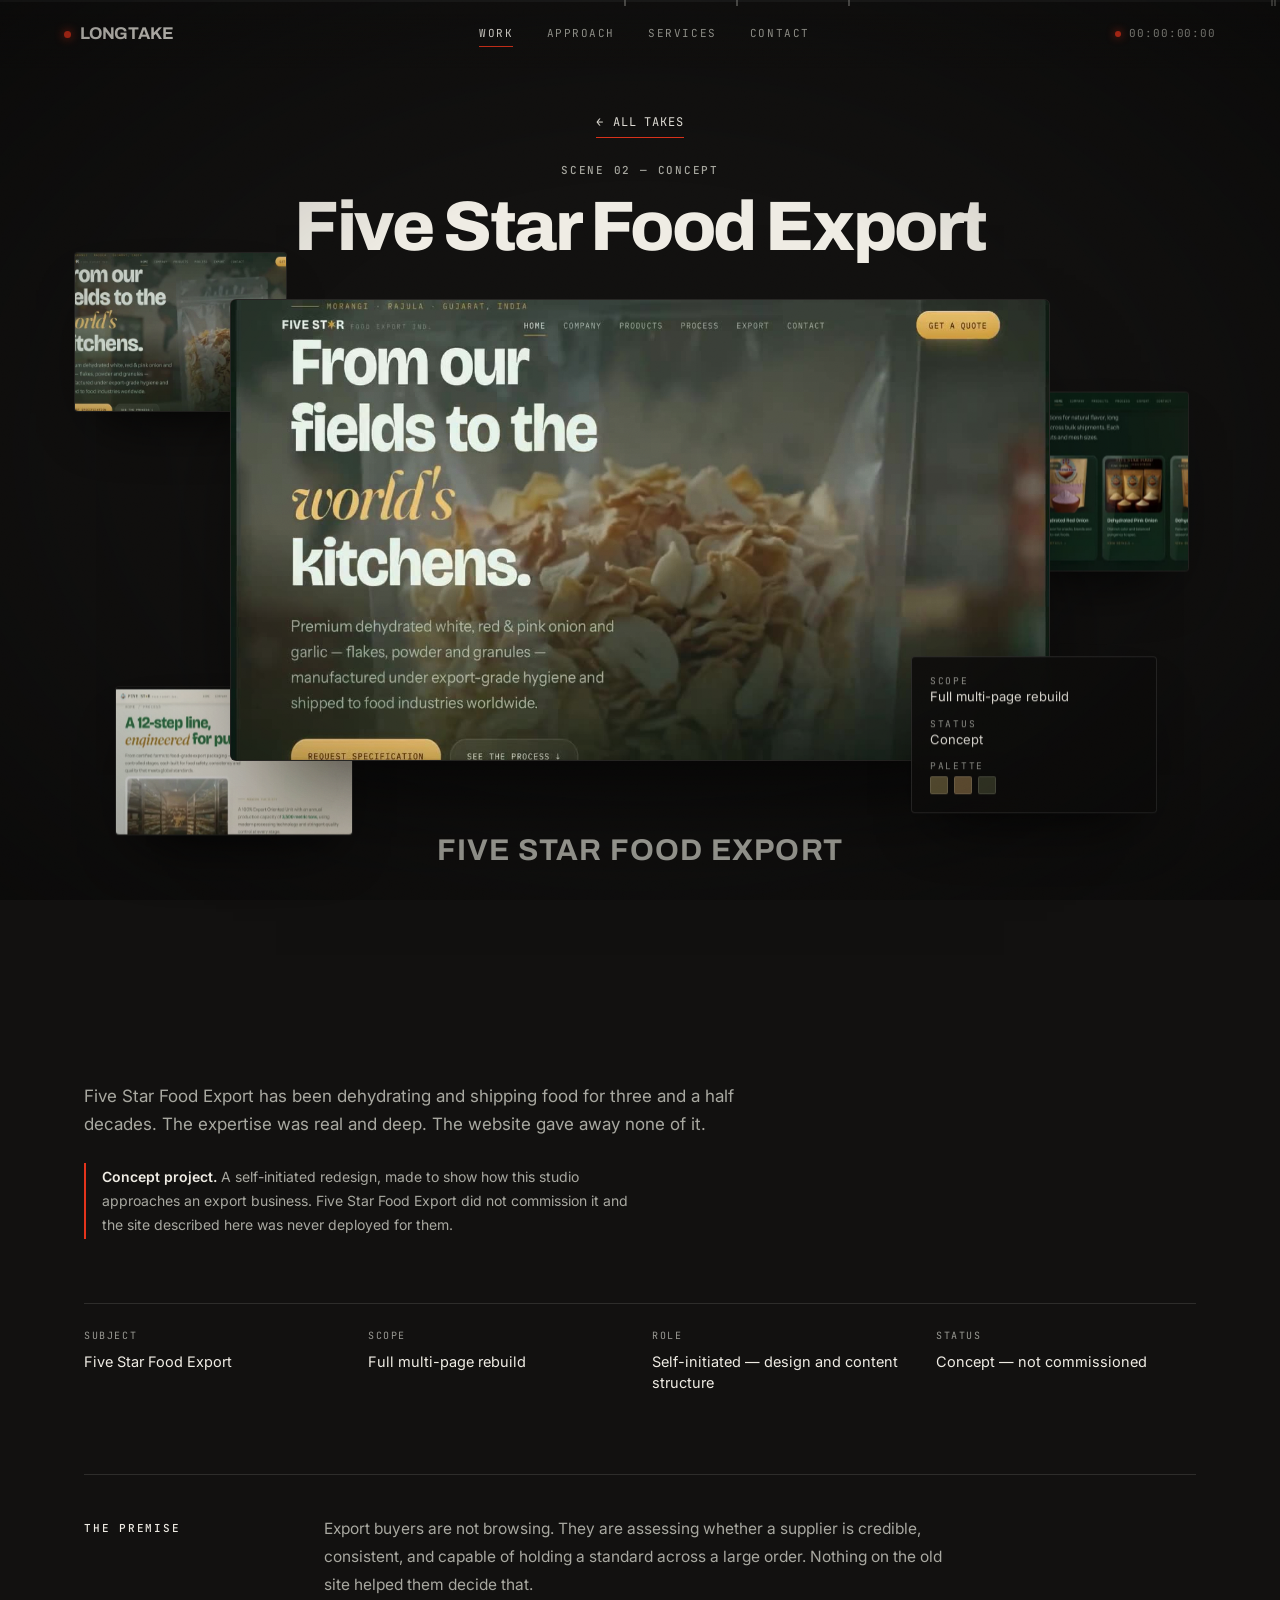
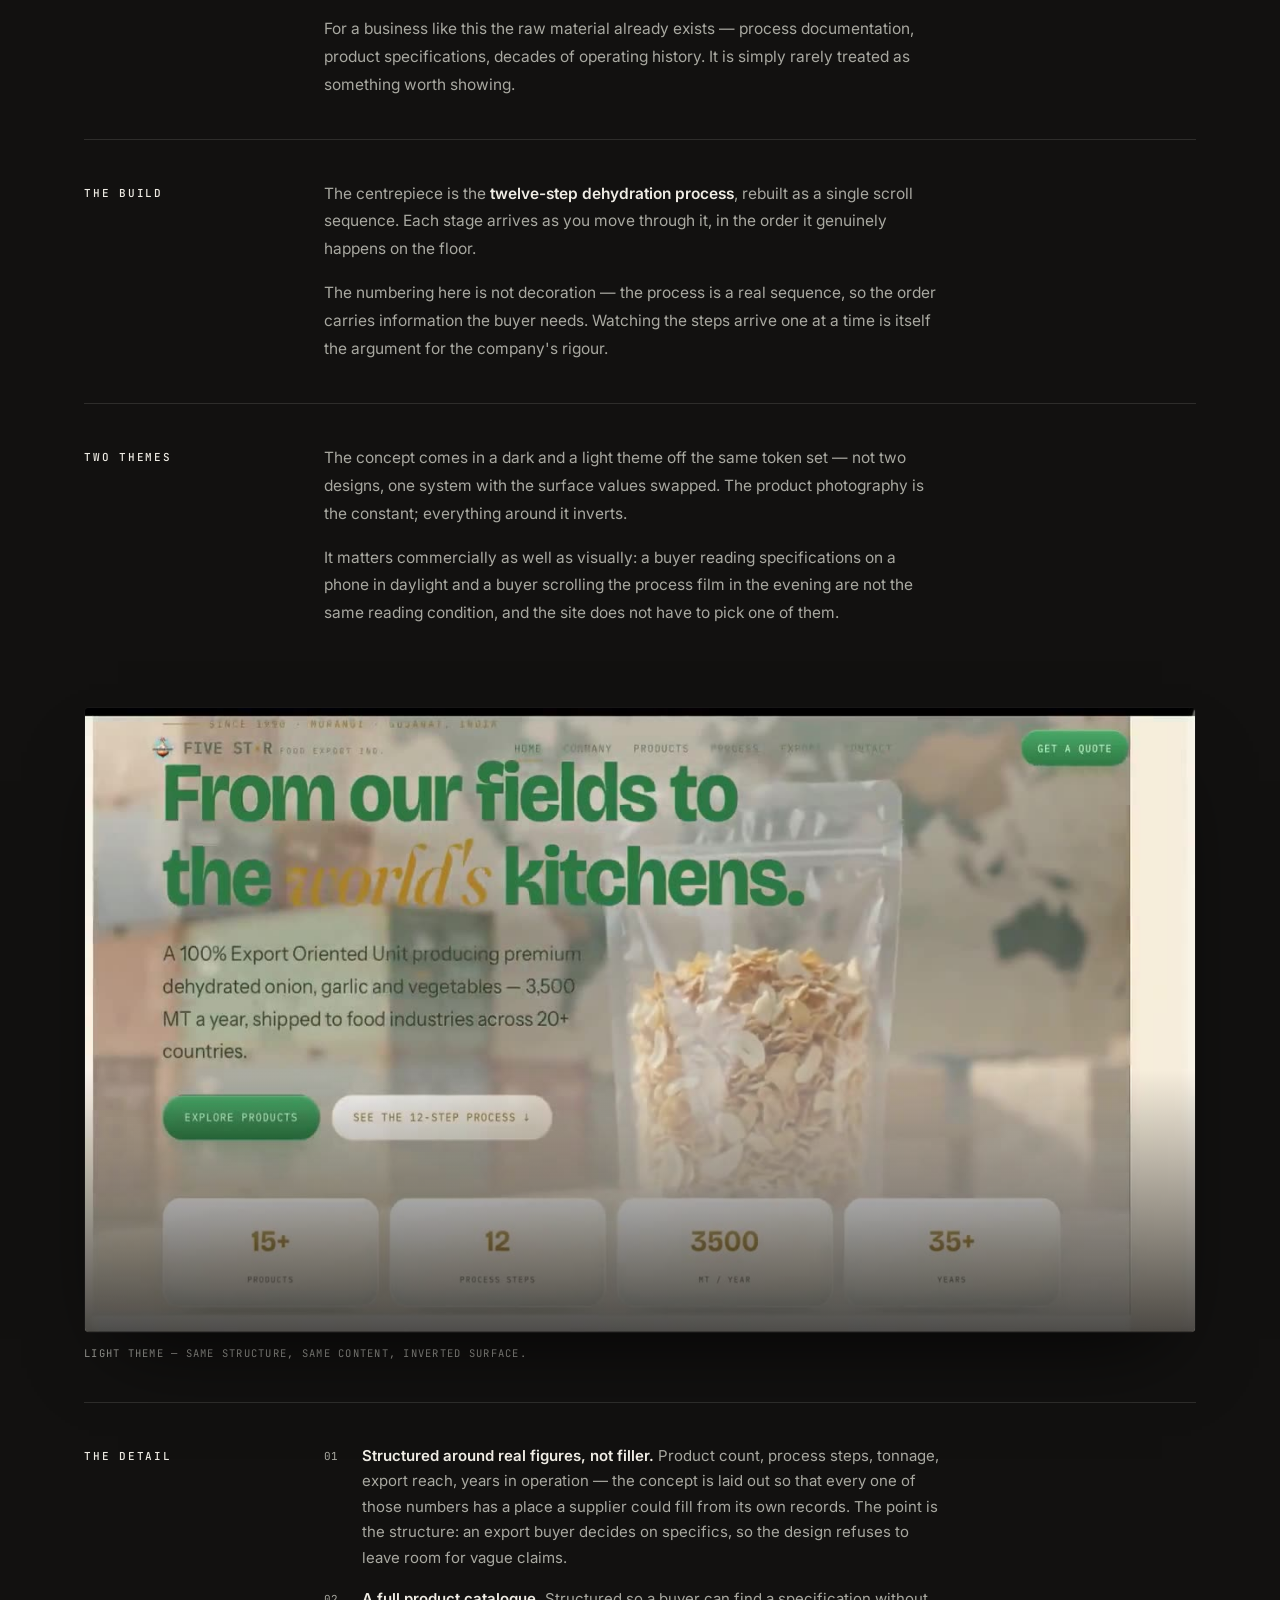
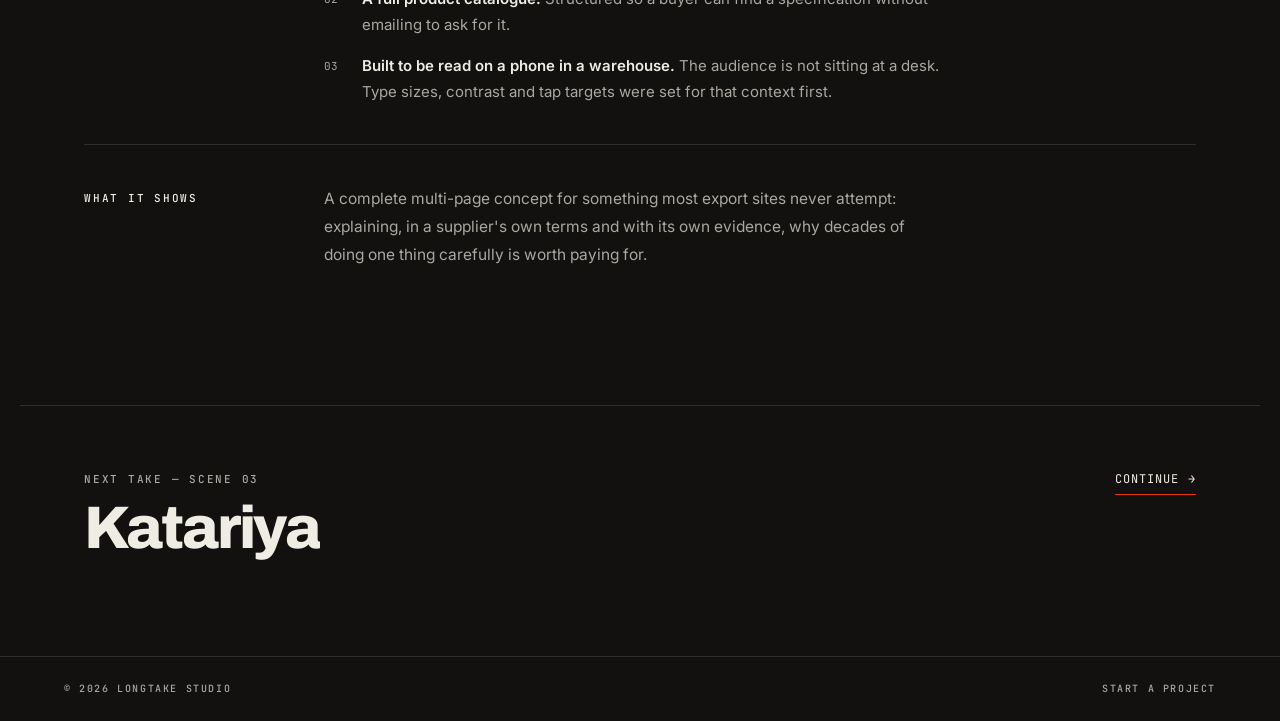
<file: work/five-star.html>
<!DOCTYPE html>
<html lang="en" class="no-js">
<head>
<meta charset="UTF-8">
<meta name="viewport" content="width=device-width, initial-scale=1">
<title>Five Star Food Export — export website concept | Longtake Studio</title>
<meta name="description" content="Concept: a dehydrated food export business reimagined from the ground up — a twelve-step process visualised as a scroll sequence, and a full product catalogue.">
<link rel="canonical" href="https://longtakestudio.com/work/five-star.html">

<meta property="og:type" content="article">
<meta property="og:title" content="Five Star Food Export — Longtake Studio">
<meta property="og:description" content="Concept — a twelve-step dehydration process, visualised as a scroll sequence.">
<meta property="og:url" content="https://longtakestudio.com/work/five-star.html">
<meta property="og:site_name" content="Longtake Studio">
<meta property="og:image" content="https://longtakestudio.com/assets/social/og-five-star.jpg">
<meta property="og:image:width" content="1200">
<meta property="og:image:height" content="630">
<meta property="og:image:alt" content="Five Star Food Export — a Longtake Studio project">
<meta name="twitter:card" content="summary_large_image">
<meta name="twitter:title" content="Five Star Food Export — Longtake Studio">
<meta name="twitter:description" content="Concept — a twelve-step dehydration process, visualised as a scroll sequence.">
<meta name="twitter:image" content="https://longtakestudio.com/assets/social/og-five-star.jpg">
<meta name="theme-color" content="#121110">

<link rel="icon" href="../assets/icons/favicon.svg" type="image/svg+xml">
<link rel="icon" href="../assets/icons/favicon-32.png" sizes="32x32" type="image/png">
<link rel="apple-touch-icon" href="../assets/icons/apple-touch-icon.png">
<link rel="manifest" href="../site.webmanifest">
<link rel="preconnect" href="https://fonts.googleapis.com">
<link rel="preconnect" href="https://fonts.gstatic.com" crossorigin>
<link rel="stylesheet" href="https://fonts.googleapis.com/css2?family=Archivo:wght@600;700;800&family=Inter:wght@400;500;600&family=JetBrains+Mono:wght@400;500&display=swap">
<link rel="stylesheet" href="../assets/css/longtake.css">
<script>
/* Reveal the leader only when JS is alive, and guarantee it comes off even if
   leader.js never arrives. A loading screen you cannot dismiss is a trap. */
(function(){var d=document.documentElement;
d.className=d.className.replace('no-js','js')+' is-loading';
setTimeout(function(){var l=document.getElementById('leader');
if(l&&!l.classList.contains('is-out')){l.classList.add('is-out');
d.classList.remove('is-loading');d.classList.add('is-revealed');}},6000);}());
</script>
<script type="application/ld+json">
{
  "@context": "https://schema.org",
  "@type": "CreativeWork",
  "name": "Five Star Food Export",
  "description": "Concept — a twelve-step dehydration process, visualised as a scroll sequence.",
  "url": "https://longtakestudio.com/work/five-star.html",
  "image": "https://longtakestudio.com/assets/social/og-five-star.jpg",
  "creator": { "@type": "Organization", "name": "Longtake Studio", "url": "https://longtakestudio.com/" }
}
</script>
</head>

<body data-runtime="120">

<div id="leader" role="status" aria-label="Loading">
  <span class="leader__corner"></span><span class="leader__corner"></span>
  <span class="leader__corner"></span><span class="leader__corner"></span>

  <div class="leader__frame">
    <svg class="leader__ring" viewBox="0 0 100 100" aria-hidden="true">
      <circle class="r-outer" cx="50" cy="50" r="48"/>
      <circle cx="50" cy="50" r="33"/>
      <line x1="50" y1="1" x2="50" y2="99"/>
      <line x1="1" y1="50" x2="99" y2="50"/>
    </svg>
    <span class="leader__sweep" aria-hidden="true"></span>
    <span class="leader__count">5</span>
  </div>

  <p class="leader__meta">
    <span class="leader__bar" aria-hidden="true"><span></span></span>
    <span class="mono"><span class="leader__pct">00</span> &mdash; Longtake Studio</span>
  </p>
</div>

<a class="skip-link" href="#main">Skip to content</a>
<canvas id="projector" aria-hidden="true"></canvas>
<div class="grain" aria-hidden="true"></div>
<div class="vignette" aria-hidden="true"></div>

<div class="scrubber" aria-hidden="true">
  <div class="scrubber__fill"></div>
  <div class="scrubber__marks"></div>
</div>

<header class="site-header">
  <a href="../index.html" class="logo"><span class="logo__tally" aria-hidden="true"></span>LONGTAKE</a>
  <nav class="site-nav" id="site-nav" aria-label="Primary">
    <a href="../index.html#work" aria-current="page">Work</a>
    <a href="../index.html#approach">Approach</a>
    <a href="../index.html#services">Services</a>
    <a href="../index.html#contact">Contact</a>
  </nav>
  <p class="timecode">
    <span class="timecode__led" aria-hidden="true"></span>
    <span class="sr-only">Scroll position as timecode:</span>
    <span data-timecode>00:00:00:00</span>
  </p>
  <button class="nav-toggle" type="button" aria-expanded="false" aria-controls="site-nav" aria-label="Menu">
    <span class="nav-toggle__bar" aria-hidden="true"></span>
    <span class="nav-toggle__bar" aria-hidden="true"></span>
    <span class="nav-toggle__bar" aria-hidden="true"></span>
  </button>
</header>

<main id="main">

  <!-- ============================ THE STAGE ============================ -->
  <section class="stage" data-stage>
    <div class="stage__inner">

      <div class="stage__head">
        <a href="../index.html#work" class="text-link stage__back"><span aria-hidden="true">←</span> All takes</a>
        <span class="mono">Scene 02 — Concept</span>
        <h1 class="h-display">Five Star Food Export</h1>
      </div>

      <div class="stage__plate">
      <div class="stage__screen" data-depth="0.25">
        <img src="../assets/posters/five-star.jpg" alt="The Five Star Food Export site." loading="eager" decoding="async" width="1280" height="720">
        <video data-src="../videos/five-star-dark.mp4" muted loop playsinline preload="none" aria-hidden="true"></video>
      </div>

      <div class="stage__evidence">
        <figure class="stage__card stage__card--a" data-depth="1.7"><img src="../assets/stills/fs-1.jpg" alt="Dehydrated product photography from the dark theme" loading="lazy" decoding="async" width="760" height="428"></figure>
        <figure class="stage__card stage__card--b" data-depth="2.5"><img src="../assets/stills/fs-2.jpg" alt="A stage of the twelve-step process sequence" loading="lazy" decoding="async" width="760" height="428"></figure>
        <figure class="stage__card stage__card--c" data-depth="1.1"><img src="../assets/stills/fs-3.jpg" alt="The light theme with the export figures" loading="lazy" decoding="async" width="760" height="428"></figure>

        <dl class="stage__spec" data-depth="2.1">
          <dt>Scope</dt><dd>Full multi-page rebuild</dd>
          <dt>Status</dt><dd>Concept</dd>
          <dt>Palette</dt><dd><span class="stage__swatches" role="img" aria-label="Colours from the concept"><i style="background:#5B5133"></i><i style="background:#685436"></i><i style="background:#363827"></i></span></dd>
        </dl>
      </div>
      </div>

      <p class="stage__logo"><span>FIVE STAR FOOD EXPORT</span></p>
    </div>
  </section>

  <section class="wrap case-intro">
    <p class="lede" data-reveal>Five Star Food Export has been dehydrating and shipping food for three and a half
      decades. The expertise was real and deep. The website gave away none of it.</p>
    <p class="case-note" data-reveal><strong>Concept project.</strong> A self-initiated redesign, made to show how this studio approaches an export business. Five Star Food Export did not commission it and the site described here was never deployed for them.</p>

    <dl class="case-facts" data-reveal-group>
      <div data-reveal><dt>Subject</dt><dd>Five Star Food Export</dd></div>
      <div data-reveal><dt>Scope</dt><dd>Full multi-page rebuild</dd></div>
      <div data-reveal><dt>Role</dt><dd>Self-initiated — design and content structure</dd></div>
      <div data-reveal><dt>Status</dt><dd>Concept — not commissioned</dd></div>
    </dl>
  </section>

  <section class="wrap case-body">

    <div class="case-block" data-scene="The premise">
      <h2>The premise</h2>
      <div class="case-block__text">
        <p>
          Export buyers are not browsing. They are assessing whether a supplier is
          credible, consistent, and capable of holding a standard across a large order.
          Nothing on the old site helped them decide that.
        </p>
        <p>
          For a business like this the raw material already exists — process
          documentation, product specifications, decades of operating history. It is
          simply rarely treated as something worth showing.
        </p>
      </div>
    </div>

    <div class="case-block" data-scene="The build">
      <h2>The build</h2>
      <div class="case-block__text">
        <p>
          The centrepiece is the <strong>twelve-step dehydration process</strong>, rebuilt as a
          single scroll sequence. Each stage arrives as you move through it, in the order it
          genuinely happens on the floor.
        </p>
        <p>
          The numbering here is not decoration — the process is a real sequence, so the order
          carries information the buyer needs. Watching the steps arrive one at a time is
          itself the argument for the company's rigour.
        </p>
      </div>
    </div>

    <div class="case-block" data-scene="Two themes">
      <h2>Two themes</h2>
      <div class="case-block__text">
        <p>
          The concept comes in a dark and a light theme off the same token set — not two
          designs, one system with the surface values swapped. The product photography is
          the constant; everything around it inverts.
        </p>
        <p>
          It matters commercially as well as visually: a buyer reading specifications on a
          phone in daylight and a buyer scrolling the process film in the evening are not
          the same reading condition, and the site does not have to pick one of them.
        </p>
      </div>
    </div>

    <figure class="case-figure">
      <div class="frame" data-reveal="frame">
        <div class="frame__slate"><span class="id">Five Star — light theme</span></div>
        <img class="frame__media" src="../assets/posters/five-star-light.jpg" alt="The same site in its light theme, showing the export-unit headline and the 15+ products, 12 process steps, 3,500 MT a year and 35+ years figures." loading="lazy" decoding="async" width="1280" height="720">
        <video class="frame__media" data-src="../videos/five-star-light.mp4" muted loop playsinline preload="none" aria-hidden="true"></video>
      </div>
      <figcaption>Light theme — same structure, same content, inverted surface.</figcaption>
    </figure>

    <div class="case-block" data-scene="The detail">
      <h2>The detail</h2>
      <div class="case-block__text">
        <ul class="case-list">
          <li data-n="01"><strong>Structured around real figures, not filler.</strong> Product count, process steps, tonnage, export reach, years in operation — the concept is laid out so that every one of those numbers has a place a supplier could fill from its own records. The point is the structure: an export buyer decides on specifics, so the design refuses to leave room for vague claims.</li>
          <li data-n="02"><strong>A full product catalogue.</strong> Structured so a buyer can find a specification without emailing to ask for it.</li>
          <li data-n="03"><strong>Built to be read on a phone in a warehouse.</strong> The audience is not sitting at a desk. Type sizes, contrast and tap targets were set for that context first.</li>
        </ul>
      </div>
    </div>

    <div class="case-block" data-scene="What it shows">
      <h2>What it shows</h2>
      <div class="case-block__text">
        <p>
          A complete multi-page concept for something most export sites never attempt:
          explaining, in a supplier's own terms and with its own evidence, why decades of
          doing one thing carefully is worth paying for.
        </p>
      </div>
    </div>

  </section>

  <section class="wrap next-take">
    <a href="katariya.html">
      <div>
        <p class="mono" style="margin-bottom:12px">Next take — Scene 03</p>
        <h2 class="h-display">Katariya</h2>
      </div>
      <span class="text-link" aria-hidden="true">Continue <span>→</span></span>
    </a>
  </section>

</main>

<footer class="site-footer">
  <span class="mono">© 2026 Longtake Studio</span>
  <span class="mono"><a href="../index.html#contact">Start a project</a></span>
</footer>

<script src="../assets/js/leader.js" defer></script>
<script src="../assets/js/projector.js" defer></script>
<script src="../assets/js/longtake.js" defer></script>
<script src="../assets/js/motion.js" defer></script>
<script src="../assets/js/stage.js" defer></script>
</body>
</html>
</file>
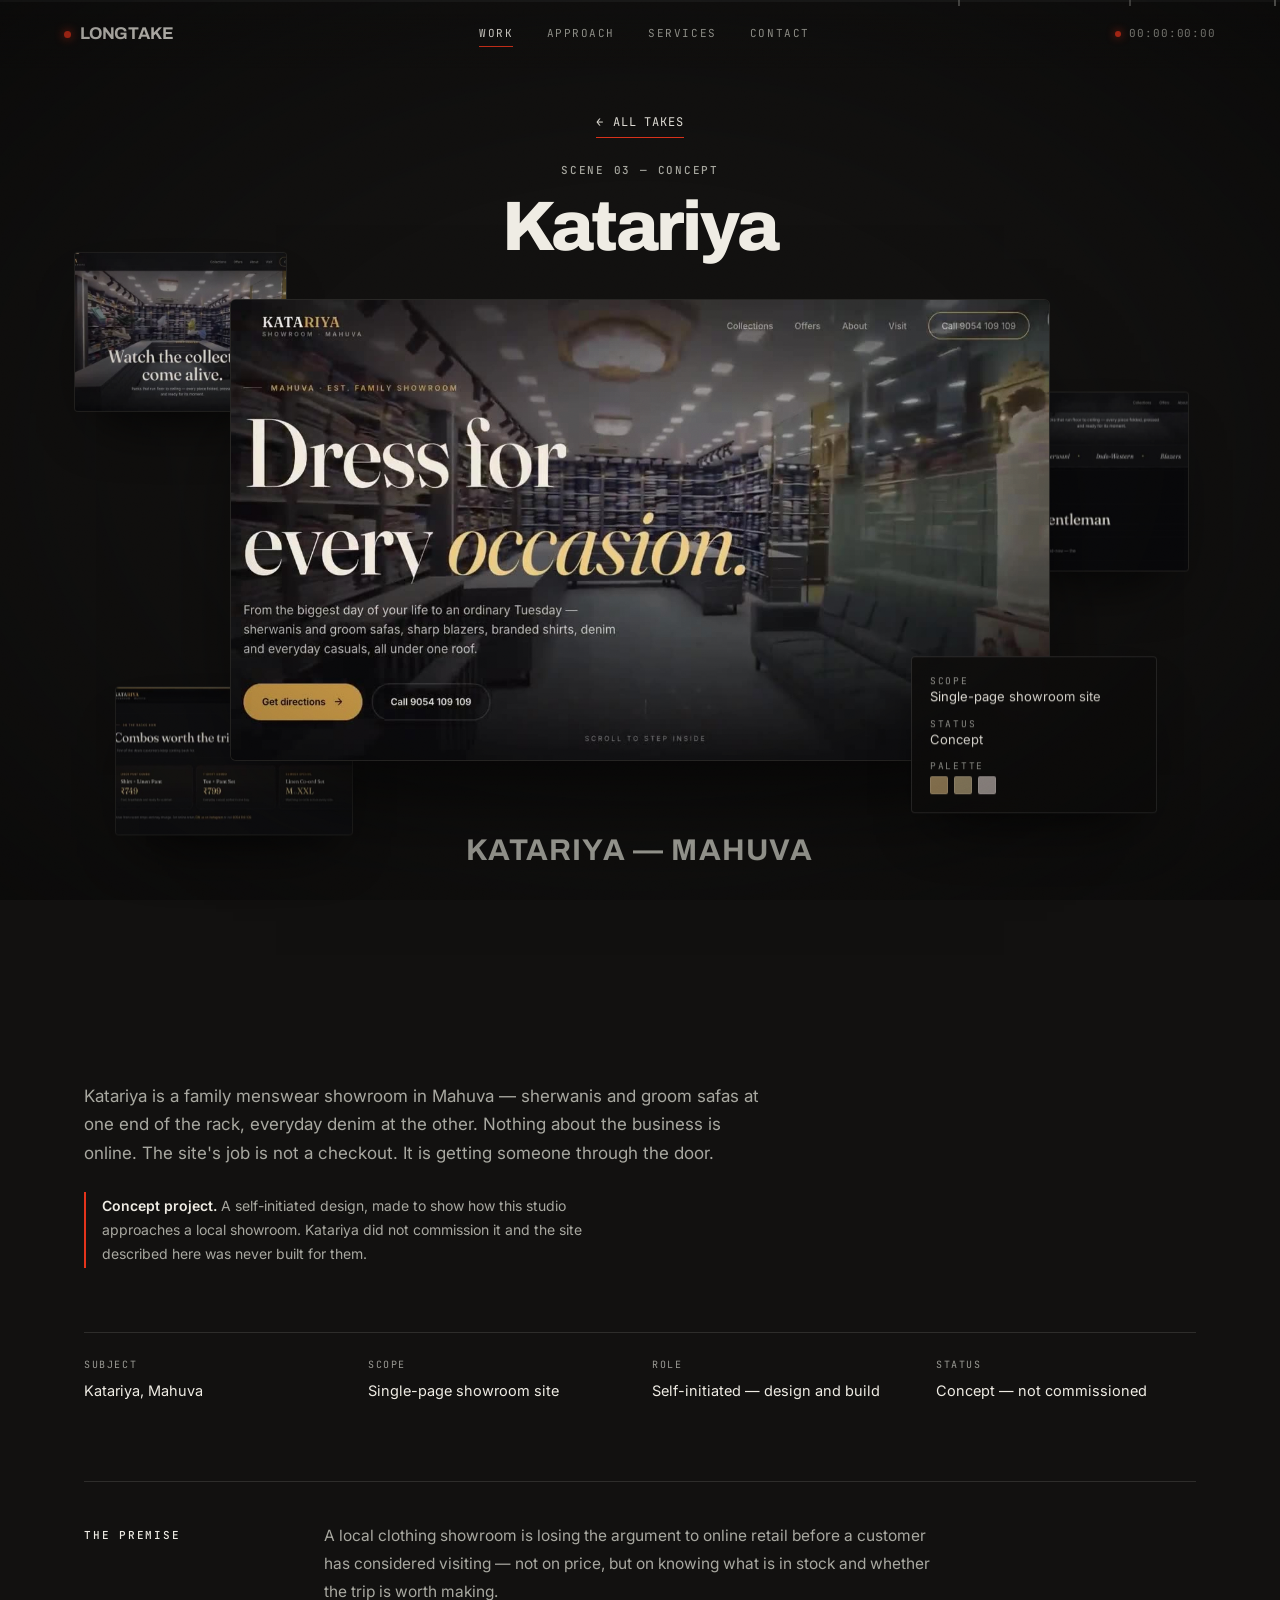
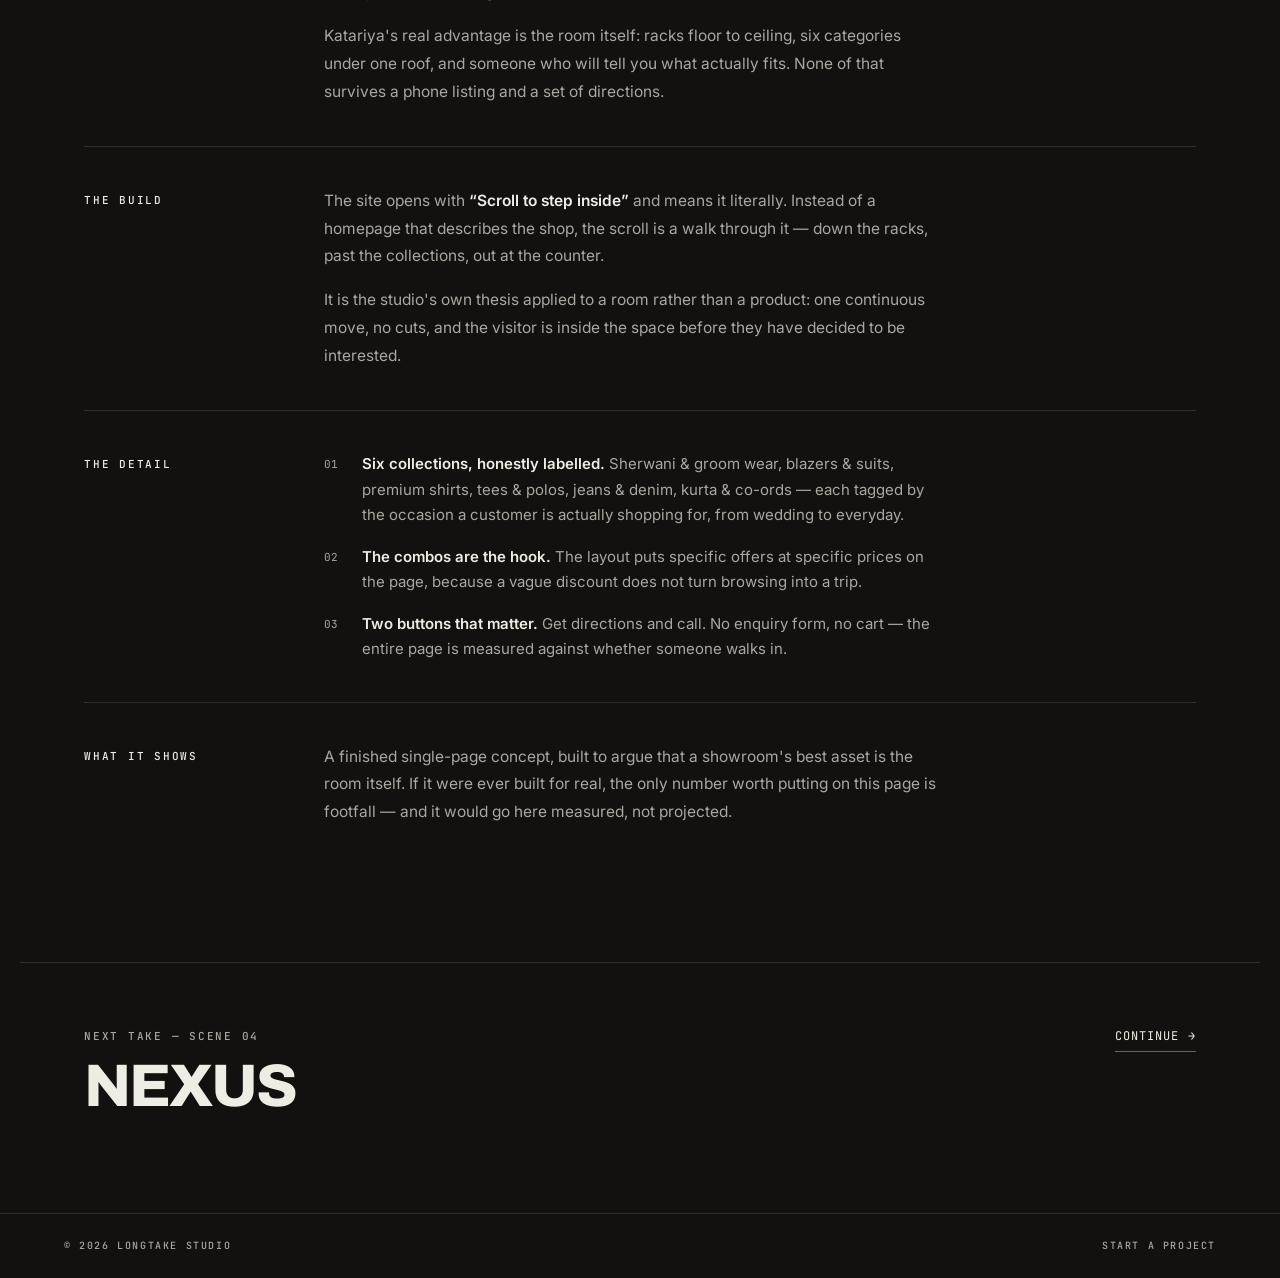
<file: work/katariya.html>
<!DOCTYPE html>
<html lang="en" class="no-js">
<head>
<meta charset="UTF-8">
<meta name="viewport" content="width=device-width, initial-scale=1">
<title>Katariya — menswear showroom website concept | Longtake Studio</title>
<meta name="description" content="Concept: a family menswear showroom in Mahuva, designed as a scroll-through walk of the room — because the site's job is a visit, not a checkout.">
<link rel="canonical" href="https://longtakestudio.com/work/katariya.html">

<meta property="og:type" content="article">
<meta property="og:title" content="Katariya — Longtake Studio">
<meta property="og:description" content="Concept — a showroom you can walk through before you drive there.">
<meta property="og:url" content="https://longtakestudio.com/work/katariya.html">
<meta property="og:site_name" content="Longtake Studio">
<meta property="og:image" content="https://longtakestudio.com/assets/social/og-katariya.jpg">
<meta property="og:image:width" content="1200">
<meta property="og:image:height" content="630">
<meta property="og:image:alt" content="Katariya — a Longtake Studio project">
<meta name="twitter:card" content="summary_large_image">
<meta name="twitter:title" content="Katariya — Longtake Studio">
<meta name="twitter:description" content="Concept — a showroom you can walk through before you drive there.">
<meta name="twitter:image" content="https://longtakestudio.com/assets/social/og-katariya.jpg">
<meta name="theme-color" content="#121110">

<link rel="icon" href="../assets/icons/favicon.svg" type="image/svg+xml">
<link rel="icon" href="../assets/icons/favicon-32.png" sizes="32x32" type="image/png">
<link rel="apple-touch-icon" href="../assets/icons/apple-touch-icon.png">
<link rel="manifest" href="../site.webmanifest">
<link rel="preconnect" href="https://fonts.googleapis.com">
<link rel="preconnect" href="https://fonts.gstatic.com" crossorigin>
<link rel="stylesheet" href="https://fonts.googleapis.com/css2?family=Archivo:wght@600;700;800&family=Inter:wght@400;500;600&family=JetBrains+Mono:wght@400;500&display=swap">
<link rel="stylesheet" href="../assets/css/longtake.css">
<script>
/* Reveal the leader only when JS is alive, and guarantee it comes off even if
   leader.js never arrives. A loading screen you cannot dismiss is a trap. */
(function(){var d=document.documentElement;
d.className=d.className.replace('no-js','js')+' is-loading';
setTimeout(function(){var l=document.getElementById('leader');
if(l&&!l.classList.contains('is-out')){l.classList.add('is-out');
d.classList.remove('is-loading');d.classList.add('is-revealed');}},6000);}());
</script>
<script type="application/ld+json">
{
  "@context": "https://schema.org",
  "@type": "CreativeWork",
  "name": "Katariya",
  "description": "Concept — a showroom you can walk through before you drive there.",
  "url": "https://longtakestudio.com/work/katariya.html",
  "image": "https://longtakestudio.com/assets/social/og-katariya.jpg",
  "creator": { "@type": "Organization", "name": "Longtake Studio", "url": "https://longtakestudio.com/" }
}
</script>
</head>

<body data-runtime="120">

<div id="leader" role="status" aria-label="Loading">
  <span class="leader__corner"></span><span class="leader__corner"></span>
  <span class="leader__corner"></span><span class="leader__corner"></span>

  <div class="leader__frame">
    <svg class="leader__ring" viewBox="0 0 100 100" aria-hidden="true">
      <circle class="r-outer" cx="50" cy="50" r="48"/>
      <circle cx="50" cy="50" r="33"/>
      <line x1="50" y1="1" x2="50" y2="99"/>
      <line x1="1" y1="50" x2="99" y2="50"/>
    </svg>
    <span class="leader__sweep" aria-hidden="true"></span>
    <span class="leader__count">5</span>
  </div>

  <p class="leader__meta">
    <span class="leader__bar" aria-hidden="true"><span></span></span>
    <span class="mono"><span class="leader__pct">00</span> &mdash; Longtake Studio</span>
  </p>
</div>

<a class="skip-link" href="#main">Skip to content</a>
<canvas id="projector" aria-hidden="true"></canvas>
<div class="grain" aria-hidden="true"></div>
<div class="vignette" aria-hidden="true"></div>

<div class="scrubber" aria-hidden="true">
  <div class="scrubber__fill"></div>
  <div class="scrubber__marks"></div>
</div>

<header class="site-header">
  <a href="../index.html" class="logo"><span class="logo__tally" aria-hidden="true"></span>LONGTAKE</a>
  <nav class="site-nav" id="site-nav" aria-label="Primary">
    <a href="../index.html#work" aria-current="page">Work</a>
    <a href="../index.html#approach">Approach</a>
    <a href="../index.html#services">Services</a>
    <a href="../index.html#contact">Contact</a>
  </nav>
  <p class="timecode">
    <span class="timecode__led" aria-hidden="true"></span>
    <span class="sr-only">Scroll position as timecode:</span>
    <span data-timecode>00:00:00:00</span>
  </p>
  <button class="nav-toggle" type="button" aria-expanded="false" aria-controls="site-nav" aria-label="Menu">
    <span class="nav-toggle__bar" aria-hidden="true"></span>
    <span class="nav-toggle__bar" aria-hidden="true"></span>
    <span class="nav-toggle__bar" aria-hidden="true"></span>
  </button>
</header>

<main id="main">

  <!-- ============================ THE STAGE ============================ -->
  <section class="stage" data-stage>
    <div class="stage__inner">

      <div class="stage__head">
        <a href="../index.html#work" class="text-link stage__back"><span aria-hidden="true">←</span> All takes</a>
        <span class="mono">Scene 03 — Concept</span>
        <h1 class="h-display">Katariya</h1>
      </div>

      <div class="stage__plate">
      <div class="stage__screen" data-depth="0.25">
        <img src="../assets/posters/katariya.jpg" alt="The Katariya site." loading="eager" decoding="async" width="1280" height="720">
        <video data-src="../videos/katariya.mp4" muted loop playsinline preload="none" aria-hidden="true"></video>
      </div>

      <div class="stage__evidence">
        <figure class="stage__card stage__card--a" data-depth="1.7"><img src="../assets/stills/kt-1.jpg" alt="The showroom interior from the walk-through" loading="lazy" decoding="async" width="760" height="428"></figure>
        <figure class="stage__card stage__card--b" data-depth="2.5"><img src="../assets/stills/kt-2.jpg" alt="The collections grid" loading="lazy" decoding="async" width="760" height="428"></figure>
        <figure class="stage__card stage__card--c" data-depth="1.1"><img src="../assets/stills/kt-3.jpg" alt="An offer from the on-the-racks section" loading="lazy" decoding="async" width="760" height="428"></figure>

        <dl class="stage__spec" data-depth="2.1">
          <dt>Scope</dt><dd>Single-page showroom site</dd>
          <dt>Status</dt><dd>Concept</dd>
          <dt>Palette</dt><dd><span class="stage__swatches" role="img" aria-label="Colours from the concept"><i style="background:#937C56"></i><i style="background:#8F8162"></i><i style="background:#9B928E"></i></span></dd>
        </dl>
      </div>
      </div>

      <p class="stage__logo"><span>KATARIYA — MAHUVA</span></p>
    </div>
  </section>

  <section class="wrap case-intro">
    <p class="lede" data-reveal>Katariya is a family menswear showroom in Mahuva — sherwanis and groom safas at one
      end of the rack, everyday denim at the other. Nothing about the business is online.
      The site's job is not a checkout. It is getting someone through the door.</p>
    <p class="case-note" data-reveal><strong>Concept project.</strong> A self-initiated design, made to show how this studio approaches a local showroom. Katariya did not commission it and the site described here was never built for them.</p>

    <dl class="case-facts" data-reveal-group>
      <div data-reveal><dt>Subject</dt><dd>Katariya, Mahuva</dd></div>
      <div data-reveal><dt>Scope</dt><dd>Single-page showroom site</dd></div>
      <div data-reveal><dt>Role</dt><dd>Self-initiated — design and build</dd></div>
      <div data-reveal><dt>Status</dt><dd>Concept — not commissioned</dd></div>
    </dl>
  </section>

  <section class="wrap case-body">

    <div class="case-block" data-scene="The premise">
      <h2>The premise</h2>
      <div class="case-block__text">
        <p>
          A local clothing showroom is losing the argument to online retail before a
          customer has considered visiting — not on price, but on knowing what is in stock
          and whether the trip is worth making.
        </p>
        <p>
          Katariya's real advantage is the room itself: racks floor to ceiling, six
          categories under one roof, and someone who will tell you what actually fits.
          None of that survives a phone listing and a set of directions.
        </p>
      </div>
    </div>

    <div class="case-block" data-scene="The build">
      <h2>The build</h2>
      <div class="case-block__text">
        <p>
          The site opens with <strong>“Scroll to step inside”</strong> and means it literally. Instead of
          a homepage that describes the shop, the scroll is a walk through it — down the
          racks, past the collections, out at the counter.
        </p>
        <p>
          It is the studio's own thesis applied to a room rather than a product: one
          continuous move, no cuts, and the visitor is inside the space before they have
          decided to be interested.
        </p>
      </div>
    </div>

    <div class="case-block" data-scene="The detail">
      <h2>The detail</h2>
      <div class="case-block__text">
        <ul class="case-list">
          <li data-n="01"><strong>Six collections, honestly labelled.</strong> Sherwani &amp; groom wear, blazers &amp; suits, premium shirts, tees &amp; polos, jeans &amp; denim, kurta &amp; co-ords — each tagged by the occasion a customer is actually shopping for, from wedding to everyday.</li>
          <li data-n="02"><strong>The combos are the hook.</strong> The layout puts specific offers at specific prices on the page, because a vague discount does not turn browsing into a trip.</li>
          <li data-n="03"><strong>Two buttons that matter.</strong> Get directions and call. No enquiry form, no cart — the entire page is measured against whether someone walks in.</li>
        </ul>
      </div>
    </div>

    <div class="case-block" data-scene="What it shows">
      <h2>What it shows</h2>
      <div class="case-block__text">
        <p>
          A finished single-page concept, built to argue that a showroom's best asset is
          the room itself. If it were ever built for real, the only number worth putting
          on this page is footfall — and it would go here measured, not projected.
        </p>
      </div>
    </div>

  </section>

  <section class="wrap next-take">
    <a href="nexus.html">
      <div>
        <p class="mono" style="margin-bottom:12px">Next take — Scene 04</p>
        <h2 class="h-display">NEXUS</h2>
      </div>
      <span class="text-link" aria-hidden="true">Continue <span>→</span></span>
    </a>
  </section>

</main>

<footer class="site-footer">
  <span class="mono">© 2026 Longtake Studio</span>
  <span class="mono"><a href="../index.html#contact">Start a project</a></span>
</footer>

<script src="../assets/js/leader.js" defer></script>
<script src="../assets/js/projector.js" defer></script>
<script src="../assets/js/longtake.js" defer></script>
<script src="../assets/js/motion.js" defer></script>
<script src="../assets/js/stage.js" defer></script>
</body>
</html>
</file>
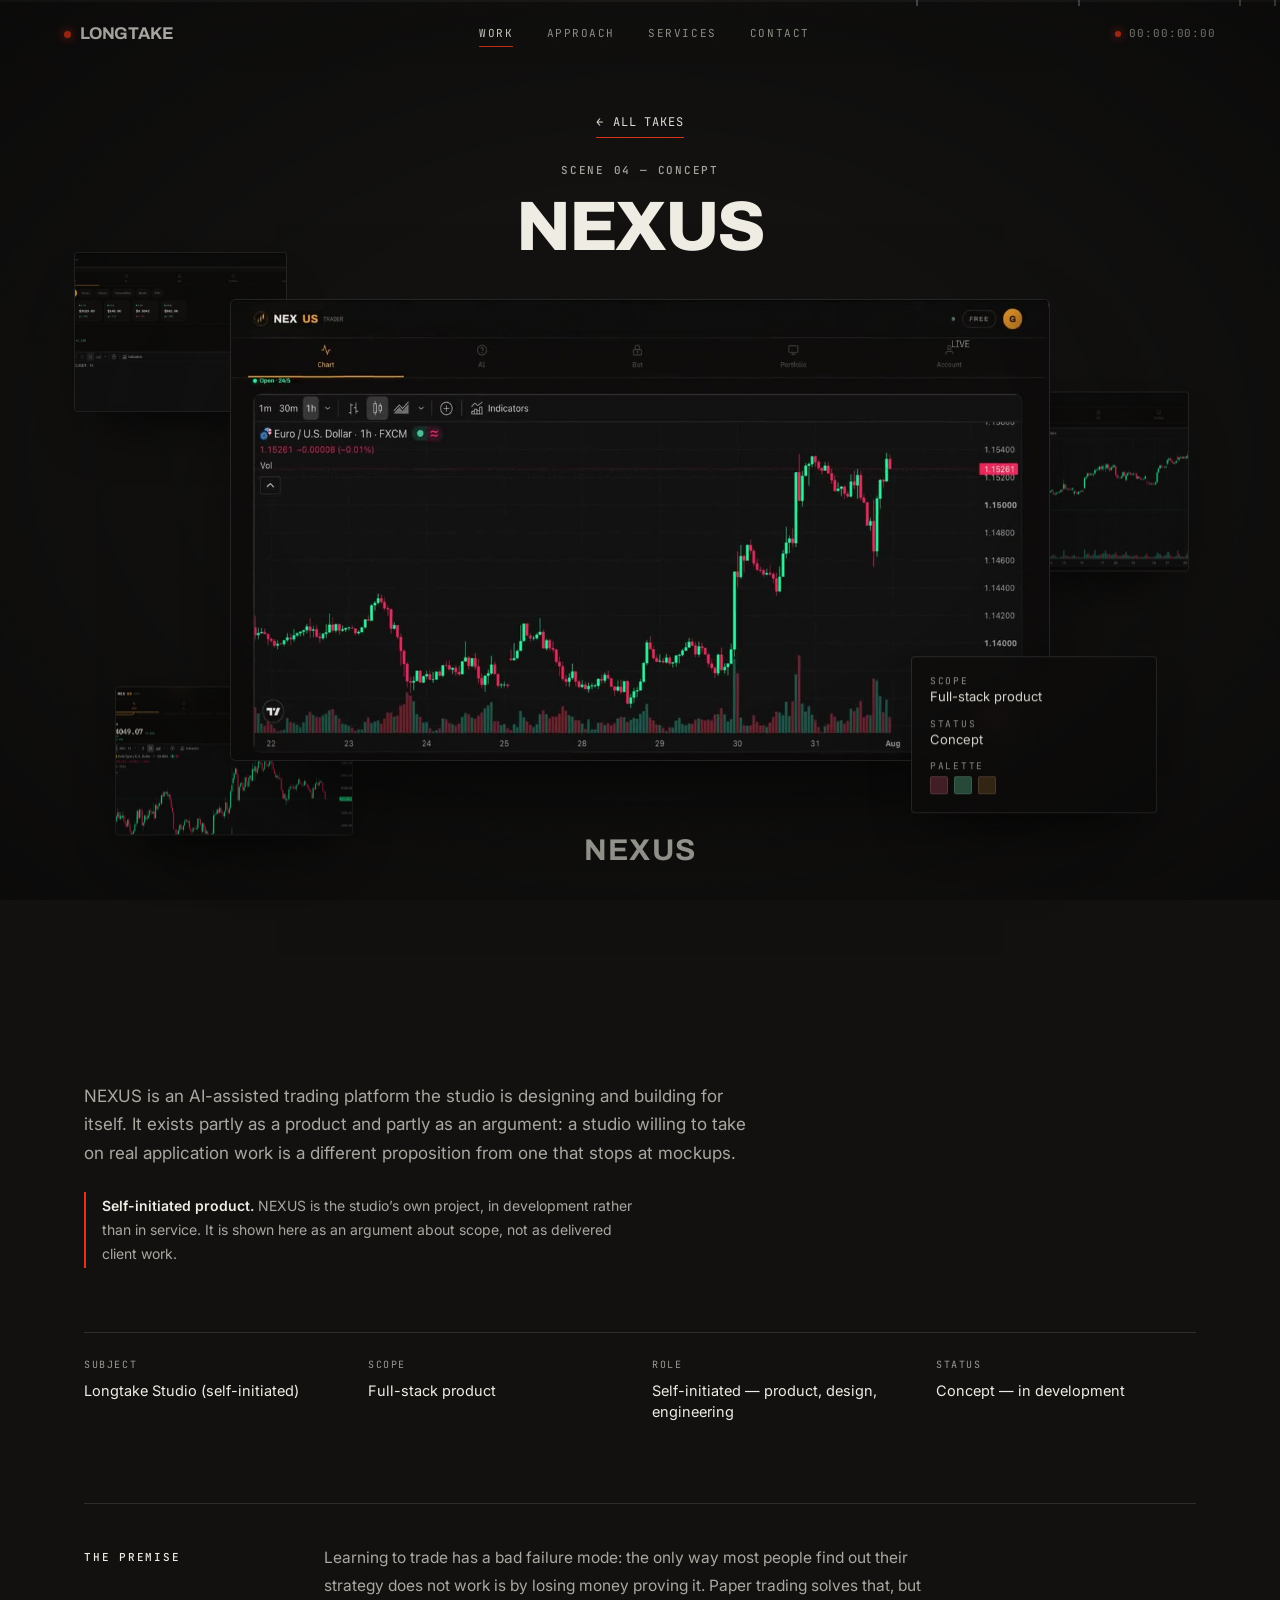
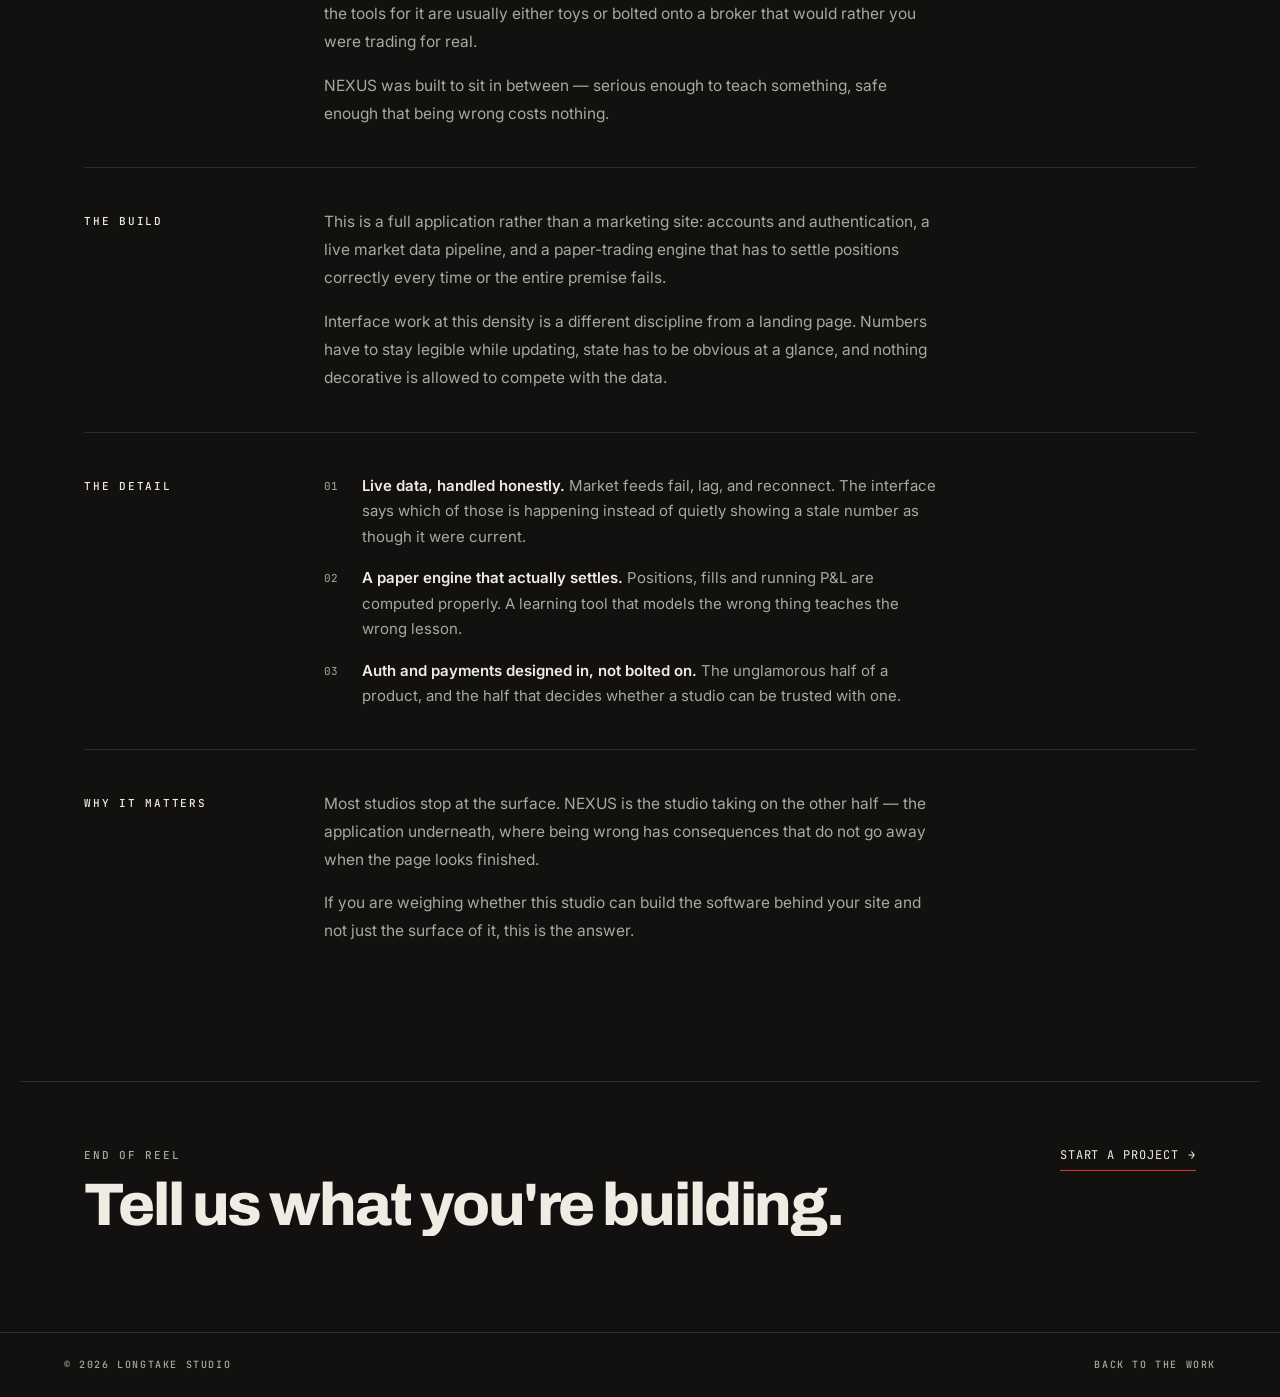
<file: work/nexus.html>
<!DOCTYPE html>
<html lang="en" class="no-js">
<head>
<meta charset="UTF-8">
<meta name="viewport" content="width=device-width, initial-scale=1">
<title>NEXUS — AI-assisted trading platform concept | Longtake Studio</title>
<meta name="description" content="The studio's own in-development trading platform: authentication, live market data, and a paper-trading engine for learning strategy without risking real capital.">
<link rel="canonical" href="https://longtakestudio.com/work/nexus.html">

<meta property="og:type" content="article">
<meta property="og:title" content="NEXUS — Longtake Studio">
<meta property="og:description" content="The studio's own AI-assisted trading platform, in development.">
<meta property="og:url" content="https://longtakestudio.com/work/nexus.html">
<meta property="og:site_name" content="Longtake Studio">
<meta property="og:image" content="https://longtakestudio.com/assets/social/og-nexus.jpg">
<meta property="og:image:width" content="1200">
<meta property="og:image:height" content="630">
<meta property="og:image:alt" content="NEXUS — a Longtake Studio project">
<meta name="twitter:card" content="summary_large_image">
<meta name="twitter:title" content="NEXUS — Longtake Studio">
<meta name="twitter:description" content="The studio's own AI-assisted trading platform, in development.">
<meta name="twitter:image" content="https://longtakestudio.com/assets/social/og-nexus.jpg">
<meta name="theme-color" content="#121110">

<link rel="icon" href="../assets/icons/favicon.svg" type="image/svg+xml">
<link rel="icon" href="../assets/icons/favicon-32.png" sizes="32x32" type="image/png">
<link rel="apple-touch-icon" href="../assets/icons/apple-touch-icon.png">
<link rel="manifest" href="../site.webmanifest">
<link rel="preconnect" href="https://fonts.googleapis.com">
<link rel="preconnect" href="https://fonts.gstatic.com" crossorigin>
<link rel="stylesheet" href="https://fonts.googleapis.com/css2?family=Archivo:wght@600;700;800&family=Inter:wght@400;500;600&family=JetBrains+Mono:wght@400;500&display=swap">
<link rel="stylesheet" href="../assets/css/longtake.css">
<script>
/* Reveal the leader only when JS is alive, and guarantee it comes off even if
   leader.js never arrives. A loading screen you cannot dismiss is a trap. */
(function(){var d=document.documentElement;
d.className=d.className.replace('no-js','js')+' is-loading';
setTimeout(function(){var l=document.getElementById('leader');
if(l&&!l.classList.contains('is-out')){l.classList.add('is-out');
d.classList.remove('is-loading');d.classList.add('is-revealed');}},6000);}());
</script>
<script type="application/ld+json">
{
  "@context": "https://schema.org",
  "@type": "CreativeWork",
  "name": "NEXUS",
  "description": "The studio's own AI-assisted trading platform, in development.",
  "url": "https://longtakestudio.com/work/nexus.html",
  "image": "https://longtakestudio.com/assets/social/og-nexus.jpg",
  "creator": { "@type": "Organization", "name": "Longtake Studio", "url": "https://longtakestudio.com/" }
}
</script>
</head>

<body data-runtime="120">

<div id="leader" role="status" aria-label="Loading">
  <span class="leader__corner"></span><span class="leader__corner"></span>
  <span class="leader__corner"></span><span class="leader__corner"></span>

  <div class="leader__frame">
    <svg class="leader__ring" viewBox="0 0 100 100" aria-hidden="true">
      <circle class="r-outer" cx="50" cy="50" r="48"/>
      <circle cx="50" cy="50" r="33"/>
      <line x1="50" y1="1" x2="50" y2="99"/>
      <line x1="1" y1="50" x2="99" y2="50"/>
    </svg>
    <span class="leader__sweep" aria-hidden="true"></span>
    <span class="leader__count">5</span>
  </div>

  <p class="leader__meta">
    <span class="leader__bar" aria-hidden="true"><span></span></span>
    <span class="mono"><span class="leader__pct">00</span> &mdash; Longtake Studio</span>
  </p>
</div>

<a class="skip-link" href="#main">Skip to content</a>
<canvas id="projector" aria-hidden="true"></canvas>
<div class="grain" aria-hidden="true"></div>
<div class="vignette" aria-hidden="true"></div>

<div class="scrubber" aria-hidden="true">
  <div class="scrubber__fill"></div>
  <div class="scrubber__marks"></div>
</div>

<header class="site-header">
  <a href="../index.html" class="logo"><span class="logo__tally" aria-hidden="true"></span>LONGTAKE</a>
  <nav class="site-nav" id="site-nav" aria-label="Primary">
    <a href="../index.html#work" aria-current="page">Work</a>
    <a href="../index.html#approach">Approach</a>
    <a href="../index.html#services">Services</a>
    <a href="../index.html#contact">Contact</a>
  </nav>
  <p class="timecode">
    <span class="timecode__led" aria-hidden="true"></span>
    <span class="sr-only">Scroll position as timecode:</span>
    <span data-timecode>00:00:00:00</span>
  </p>
  <button class="nav-toggle" type="button" aria-expanded="false" aria-controls="site-nav" aria-label="Menu">
    <span class="nav-toggle__bar" aria-hidden="true"></span>
    <span class="nav-toggle__bar" aria-hidden="true"></span>
    <span class="nav-toggle__bar" aria-hidden="true"></span>
  </button>
</header>

<main id="main">

  <!-- ============================ THE STAGE ============================ -->
  <section class="stage" data-stage>
    <div class="stage__inner">

      <div class="stage__head">
        <a href="../index.html#work" class="text-link stage__back"><span aria-hidden="true">←</span> All takes</a>
        <span class="mono">Scene 04 — Concept</span>
        <h1 class="h-display">NEXUS</h1>
      </div>

      <div class="stage__plate">
      <div class="stage__screen" data-depth="0.25">
        <img src="../assets/posters/nexus.jpg" alt="The NEXUS site." loading="eager" decoding="async" width="1280" height="720">
        <video data-src="../videos/nexus.mp4" muted loop playsinline preload="none" aria-hidden="true"></video>
      </div>

      <div class="stage__evidence">
        <figure class="stage__card stage__card--a" data-depth="1.7"><img src="../assets/stills/nx-1.jpg" alt="The live candlestick chart view" loading="lazy" decoding="async" width="760" height="428"></figure>
        <figure class="stage__card stage__card--b" data-depth="2.5"><img src="../assets/stills/nx-2.jpg" alt="The order and position panel" loading="lazy" decoding="async" width="760" height="428"></figure>
        <figure class="stage__card stage__card--c" data-depth="1.1"><img src="../assets/stills/nx-3.jpg" alt="The account view" loading="lazy" decoding="async" width="760" height="428"></figure>

        <dl class="stage__spec" data-depth="2.1">
          <dt>Scope</dt><dd>Full-stack product</dd>
          <dt>Status</dt><dd>Concept</dd>
          <dt>Palette</dt><dd><span class="stage__swatches" role="img" aria-label="Colours from the concept"><i style="background:#4B222A"></i><i style="background:#2C5542"></i><i style="background:#3C2B17"></i></span></dd>
        </dl>
      </div>
      </div>

      <p class="stage__logo"><span>NEXUS</span></p>
    </div>
  </section>

  <section class="wrap case-intro">
    <p class="lede" data-reveal>NEXUS is an AI-assisted trading platform the studio is designing and building for
      itself. It exists partly as a product and partly as an argument: a studio willing to
      take on real application work is a different proposition from one that stops at mockups.</p>
    <p class="case-note" data-reveal><strong>Self-initiated product.</strong> NEXUS is the studio’s own project, in development rather than in service. It is shown here as an argument about scope, not as delivered client work.</p>

    <dl class="case-facts" data-reveal-group>
      <div data-reveal><dt>Subject</dt><dd>Longtake Studio (self-initiated)</dd></div>
      <div data-reveal><dt>Scope</dt><dd>Full-stack product</dd></div>
      <div data-reveal><dt>Role</dt><dd>Self-initiated — product, design, engineering</dd></div>
      <div data-reveal><dt>Status</dt><dd>Concept — in development</dd></div>
    </dl>
  </section>

  <section class="wrap case-body">

    <div class="case-block" data-scene="The premise">
      <h2>The premise</h2>
      <div class="case-block__text">
        <p>
          Learning to trade has a bad failure mode: the only way most people find out their
          strategy does not work is by losing money proving it. Paper trading solves that,
          but the tools for it are usually either toys or bolted onto a broker that would
          rather you were trading for real.
        </p>
        <p>
          NEXUS was built to sit in between — serious enough to teach something, safe enough
          that being wrong costs nothing.
        </p>
      </div>
    </div>

    <div class="case-block" data-scene="The build">
      <h2>The build</h2>
      <div class="case-block__text">
        <p>
          This is a full application rather than a marketing site: accounts and
          authentication, a live market data pipeline, and a paper-trading engine that has to
          settle positions correctly every time or the entire premise fails.
        </p>
        <p>
          Interface work at this density is a different discipline from a landing page.
          Numbers have to stay legible while updating, state has to be obvious at a glance,
          and nothing decorative is allowed to compete with the data.
        </p>
      </div>
    </div>

    <div class="case-block" data-scene="The detail">
      <h2>The detail</h2>
      <div class="case-block__text">
        <ul class="case-list">
          <li data-n="01"><strong>Live data, handled honestly.</strong> Market feeds fail, lag, and reconnect. The interface says which of those is happening instead of quietly showing a stale number as though it were current.</li>
          <li data-n="02"><strong>A paper engine that actually settles.</strong> Positions, fills and running P&amp;L are computed properly. A learning tool that models the wrong thing teaches the wrong lesson.</li>
          <li data-n="03"><strong>Auth and payments designed in, not bolted on.</strong> The unglamorous half of a product, and the half that decides whether a studio can be trusted with one.</li>
        </ul>
      </div>
    </div>

    <div class="case-block" data-scene="Why it matters">
      <h2>Why it matters</h2>
      <div class="case-block__text">
        <p>
          Most studios stop at the surface. NEXUS is the studio taking on the other half —
          the application underneath, where being wrong has consequences that do not go
          away when the page looks finished.
        </p>
        <p>
          If you are weighing whether this studio can build the software behind your site and
          not just the surface of it, this is the answer.
        </p>
      </div>
    </div>

  </section>

  <section class="wrap next-take">
    <a href="../index.html#contact">
      <div>
        <p class="mono" style="margin-bottom:12px">End of reel</p>
        <h2 class="h-display">Tell us what you're building.</h2>
      </div>
      <span class="text-link" aria-hidden="true">Start a project <span>→</span></span>
    </a>
  </section>

</main>

<footer class="site-footer">
  <span class="mono">© 2026 Longtake Studio</span>
  <span class="mono"><a href="../index.html#work">Back to the work</a></span>
</footer>

<script src="../assets/js/leader.js" defer></script>
<script src="../assets/js/projector.js" defer></script>
<script src="../assets/js/longtake.js" defer></script>
<script src="../assets/js/motion.js" defer></script>
<script src="../assets/js/stage.js" defer></script>
</body>
</html>
</file>
<file: assets/css/longtake.css>
/* ==========================================================================
   LONGTAKE STUDIO — core stylesheet
   One continuous take: the page is the shot, scroll is the camera move.
   ========================================================================== */

/* --------------------------------------------------------------------------
   1. TOKENS
   -------------------------------------------------------------------------- */
:root {
  /* Surface — warm near-black, never pure #000 (OLED smear, and film has no true black) */
  --ink:        #121110;
  --ink-deep:   #0a0908;
  --ink-raise:  #191816;

  /* Ink on surface */
  --bone:       #EFECE4;
  --grey:       #A8A8A0;   /* lifted so body copy clears AA over the projector beam */
  --grey-dim:   #9A9A94;   /* clears AA against the brightest point of the beam */

  /* The tally light — the red lamp that means the camera is rolling */
  --tally:      #E4341C;
  --tally-warm: #FF5A3D;
  /* The brand red only reaches 4.32:1 on ink, which is short of AA for small
     text. Large display type is fine; small labels use this lifted variant. */
  --tally-text: #EC4025;

  /* Hairlines */
  --line:       rgba(239, 236, 228, .13);
  --line-soft:  rgba(239, 236, 228, .06);

  /* Type */
  --font-display: 'Archivo', system-ui, sans-serif;
  --font-body:    'Inter', system-ui, sans-serif;
  --font-mono:    'JetBrains Mono', ui-monospace, monospace;

  /* Motion — expo.out. Everything decelerates like a camera settling on its mark. */
  --ease:      cubic-bezier(.16, 1, .3, 1);
  --ease-soft: cubic-bezier(.4, 0, .2, 1);
  --dur-fast:  .22s;
  --dur-mid:   .45s;
  --dur-slow:  .85s;

  /* Space — spacious scale */
  --s-1: 8px;   --s-2: 16px;  --s-3: 24px;  --s-4: 40px;
  --s-5: 64px;  --s-6: 96px;  --s-7: 144px;

  --gutter: clamp(20px, 5vw, 64px);
  --measure: 1240px;

  --header-h: 68px;
}

/* --------------------------------------------------------------------------
   2. RESET
   -------------------------------------------------------------------------- */
*, *::before, *::after { margin: 0; padding: 0; box-sizing: border-box; }

html {
  scroll-behavior: smooth;
  /* When the JS scroller is driving, CSS smooth-scroll would animate against
     it and the two would fight over every scrollTo. */
  /* Anchor targets clear the fixed header instead of hiding under it */
  scroll-padding-top: calc(var(--header-h) + var(--s-3));
  -webkit-text-size-adjust: 100%;
}

body {
  background: var(--ink);
  color: var(--bone);
  font-family: var(--font-body);
  font-size: 16px;
  line-height: 1.6;
  -webkit-font-smoothing: antialiased;
  -moz-osx-font-smoothing: grayscale;
  overflow-x: hidden;
  text-rendering: optimizeLegibility;
}

img, video, svg { display: block; max-width: 100%; }
a { color: inherit; text-decoration: none; }
button { font: inherit; color: inherit; background: none; border: 0; cursor: pointer; }
::selection { background: var(--tally); color: var(--bone); }

/* Visible focus for keyboard users only — never remove the ring */
:focus-visible {
  outline: 2px solid var(--tally);
  outline-offset: 3px;
  border-radius: 2px;
}

.sr-only {
  position: absolute; width: 1px; height: 1px;
  padding: 0; margin: -1px; overflow: hidden;
  clip: rect(0 0 0 0); white-space: nowrap; border: 0;
}

.skip-link {
  position: absolute; top: -100px; left: var(--gutter); z-index: 300;
  background: var(--bone); color: var(--ink);
  padding: 12px 20px; font-family: var(--font-mono); font-size: 12px;
  transition: top var(--dur-fast) var(--ease);
}
.skip-link:focus { top: 12px; }

html.has-smooth { scroll-behavior: auto; }

/* --------------------------------------------------------------------------
   3. PRIMITIVES
   -------------------------------------------------------------------------- */
.wrap { max-width: var(--measure); margin-inline: auto; padding-inline: var(--gutter); }

.mono {
  font-family: var(--font-mono); font-weight: 500;
  letter-spacing: .16em; text-transform: uppercase;
  font-size: 11px; color: var(--grey);
}

.h-display {
  font-family: var(--font-display); font-weight: 800;
  letter-spacing: -.035em; line-height: .95;
}

.accent { color: var(--tally); }

.lede { color: var(--grey); line-height: 1.7; font-size: clamp(15px, 1.5vw, 17px); }

/* --------------------------------------------------------------------------
   THE LEADER — Academy countdown, shown only while JS is alive.
   Hidden by default so a no-JS browser never meets a loading screen it
   cannot dismiss.
   -------------------------------------------------------------------------- */
#leader { display: none; }

.js #leader {
  display: grid; place-items: center;
  position: fixed; inset: 0; z-index: 400;
  background: var(--ink-deep);
  transition: opacity .7s var(--ease), visibility .7s;
}
.js #leader.is-out { opacity: 0; visibility: hidden; pointer-events: none; }

/* Hold the page still underneath so nothing animates behind the leader */
.is-loading body { overflow: hidden; }

.leader__frame { position: relative; display: grid; place-items: center; width: min(46vmin, 300px); aspect-ratio: 1; }

.leader__ring { position: absolute; inset: 0; }
.leader__ring circle, .leader__ring line { fill: none; stroke: var(--line); stroke-width: 1; }
.leader__ring .r-outer { stroke: rgba(239,236,228,.22); }

/* The sweep hand — a clock, not a progress gauge */
.leader__sweep {
  position: absolute; left: 50%; top: 50%;
  width: 1px; height: 50%;
  background: linear-gradient(to top, var(--tally), rgba(228,52,28,0));
  transform-origin: 50% 100%;
  margin-left: -.5px; margin-top: -50%;
}

.leader__count {
  font-family: var(--font-display); font-weight: 800;
  font-size: clamp(64px, 16vmin, 128px); letter-spacing: -.04em;
  color: var(--bone); font-variant-numeric: tabular-nums; line-height: 1;
}

.leader__meta {
  position: absolute; left: 0; right: 0; bottom: clamp(28px, 7vh, 64px);
  display: grid; gap: 14px; justify-items: center; padding-inline: var(--gutter);
}
.leader__bar {
  width: min(240px, 60vw); height: 1px; background: var(--line);
  overflow: hidden;
}
.leader__bar span {
  display: block; width: 100%; height: 100%;
  background: var(--tally); transform: scaleX(0); transform-origin: left;
}
.leader__pct { font-variant-numeric: tabular-nums; }

.leader__corner { position: absolute; width: 20px; height: 20px; border: 1px solid var(--line); }
.leader__corner:nth-of-type(1) { top: 24px;    left: 24px;  border-right: 0; border-bottom: 0; }
.leader__corner:nth-of-type(2) { top: 24px;    right: 24px; border-left: 0;  border-bottom: 0; }
.leader__corner:nth-of-type(3) { bottom: 24px; left: 24px;  border-right: 0; border-top: 0; }
.leader__corner:nth-of-type(4) { bottom: 24px; right: 24px; border-left: 0;  border-top: 0; }

@media (prefers-reduced-motion: reduce) {
  .js #leader { display: none; }
}

/* --------------------------------------------------------------------------
   PROJECTOR — the WebGL beam sits under the whole page as its base layer.
   Content is lifted above it; if WebGL never starts, the ink background
   underneath is already the finished look.
   -------------------------------------------------------------------------- */
#projector {
  position: fixed; inset: 0; z-index: 0;
  width: 100%; height: 100%;
  pointer-events: none;
  display: block;
}
main, .site-footer { position: relative; z-index: 1; }

/* Film grain + vignette — the emulsion the whole page sits on */
.grain, .vignette { position: fixed; inset: 0; pointer-events: none; }
.grain {
  z-index: 200; opacity: .04; mix-blend-mode: overlay;
  background-image: url("data:image/svg+xml,%3Csvg xmlns='http://www.w3.org/2000/svg' width='140' height='140'%3E%3Cfilter id='n'%3E%3CfeTurbulence type='fractalNoise' baseFrequency='0.85' numOctaves='3' stitchTiles='stitch'/%3E%3C/filter%3E%3Crect width='100%25' height='100%25' filter='url(%23n)'/%3E%3C/svg%3E");
}
.vignette {
  z-index: 199;
  background: radial-gradient(ellipse at center, transparent 42%, rgba(0,0,0,.6) 128%);
}

/* --------------------------------------------------------------------------
   4. SCRUBBER — the signature.
   A hairline playhead across the top. Scene markers double as navigation,
   so the structural device is functional rather than decorative.
   -------------------------------------------------------------------------- */
.scrubber {
  position: fixed; top: 0; left: 0; right: 0; z-index: 120;
  height: 2px; background: var(--line-soft);
}
.scrubber__fill {
  height: 100%; width: 0%;
  background: linear-gradient(90deg, var(--tally), var(--tally-warm));
  transform-origin: left center;
  will-change: width;
}
/* Scene marks are informational, not controls — they show where each scene
   falls in the take. Navigation is the nav's job; making these clickable too
   would put invisible hit-targets on top of the header. */
.scrubber__marks { position: absolute; inset: 0; pointer-events: none; }

.scrubber__mark {
  position: absolute; top: 0; transform: translateX(-50%);
  width: 1px; height: 6px;
  background: var(--grey-dim);
  transition: background var(--dur-mid) var(--ease), height var(--dur-mid) var(--ease);
}
.scrubber__mark[data-active='true'] { background: var(--tally); height: 10px; }

@media (max-width: 760px) { .scrubber__marks { display: none; } }

/* --------------------------------------------------------------------------
   5. HEADER
   -------------------------------------------------------------------------- */
.site-header {
  position: fixed; top: 0; left: 0; right: 0; z-index: 110;
  height: var(--header-h);
  display: flex; align-items: center; justify-content: space-between;
  padding-inline: var(--gutter);
  background: linear-gradient(to bottom, rgba(18,17,16,.94) 20%, rgba(18,17,16,0));
  transition: background var(--dur-mid) var(--ease);
}
.site-header.is-stuck {
  background: rgba(10,9,8,.86);
  backdrop-filter: blur(14px) saturate(1.3);
  -webkit-backdrop-filter: blur(14px) saturate(1.3);
  border-bottom: 1px solid var(--line-soft);
}

.logo {
  display: inline-flex; align-items: center; gap: 9px;
  font-family: var(--font-display); font-weight: 700;
  font-size: 17px; letter-spacing: -.01em;
}
.logo__tally {
  width: 7px; height: 7px; border-radius: 50%;
  background: var(--tally); box-shadow: 0 0 10px var(--tally);
  animation: tally-pulse 2.4s var(--ease-soft) infinite;
}
@keyframes tally-pulse { 0%, 100% { opacity: 1; } 50% { opacity: .3; } }

.site-nav { display: flex; gap: clamp(20px, 2.6vw, 34px); align-items: center; }
.site-nav a {
  font-family: var(--font-mono); font-size: 11px;
  letter-spacing: .14em; text-transform: uppercase;
  color: var(--grey); position: relative; padding-block: 4px;
  transition: color var(--dur-fast) var(--ease);
}
.site-nav a::after {
  content: ''; position: absolute; left: 0; bottom: 0;
  width: 100%; height: 1px; background: var(--tally);
  transform: scaleX(0); transform-origin: right;
  transition: transform var(--dur-mid) var(--ease);
}
.site-nav a:hover, .site-nav a[aria-current='page'] { color: var(--bone); }
.site-nav a:hover::after { transform: scaleX(1); transform-origin: left; }
.site-nav a[aria-current='page']::after { transform: scaleX(1); }

.timecode {
  display: flex; align-items: center; gap: 8px;
  font-family: var(--font-mono); font-size: 11px;
  letter-spacing: .08em; color: var(--grey);
  font-variant-numeric: tabular-nums;
}
.timecode__led {
  width: 6px; height: 6px; border-radius: 50%;
  background: var(--tally); box-shadow: 0 0 8px var(--tally);
  animation: tally-pulse 1.6s var(--ease-soft) infinite;
}

/* Mobile menu */
/* Bars are absolutely centred, then offset by transform only. Both arms
   collapse to the exact same point before rotating, so the X is symmetric. */
.nav-toggle { display: none; position: relative; width: 44px; height: 44px; margin-right: -10px; }
.nav-toggle__bar {
  position: absolute; top: 50%; left: 50%;
  width: 22px; height: 2px; margin: -1px 0 0 -11px;
  background: var(--bone);
  transition: transform var(--dur-mid) var(--ease), opacity var(--dur-fast) var(--ease);
}
.nav-toggle__bar:nth-child(1) { transform: translateY(-6px); }
.nav-toggle__bar:nth-child(3) { transform: translateY(6px); }

.nav-toggle[aria-expanded='true'] .nav-toggle__bar:nth-child(1) { transform: rotate(45deg); }
.nav-toggle[aria-expanded='true'] .nav-toggle__bar:nth-child(2) { opacity: 0; }
.nav-toggle[aria-expanded='true'] .nav-toggle__bar:nth-child(3) { transform: rotate(-45deg); }

@media (max-width: 860px) {
  .timecode { display: none; }
  .nav-toggle { display: block; z-index: 120; }
  /* A dark halo keeps the bars legible even when they sit over the light
     wordmark frame at the top of the page. */
  .nav-toggle__bar { box-shadow: 0 0 6px rgba(10,9,8,.7); }
  .site-nav {
    position: fixed; inset: var(--header-h) 0 auto 0;
    flex-direction: column; align-items: flex-start; gap: 0;
    background: rgba(10,9,8,.97);
    backdrop-filter: blur(18px); -webkit-backdrop-filter: blur(18px);
    border-bottom: 1px solid var(--line);
    padding: var(--s-2) var(--gutter) var(--s-4);
    clip-path: inset(0 0 100% 0);
    transition: clip-path var(--dur-slow) var(--ease);
  }
  .site-nav[data-open='true'] { clip-path: inset(0 0 0 0); }
  .site-nav a { font-size: 15px; letter-spacing: .1em; padding-block: 16px; width: 100%; }
  /* With the menu open, make the whole bar solid so the close (×) always reads,
     whatever is behind it. */
  .site-header:has(.site-nav[data-open='true']) {
    background: rgba(10,9,8,.98);
    backdrop-filter: blur(16px) saturate(1.3); -webkit-backdrop-filter: blur(16px) saturate(1.3);
  }
}

/* --------------------------------------------------------------------------
   6. HERO
   -------------------------------------------------------------------------- */
.hero {
  min-height: 100svh;
  display: flex; flex-direction: column; justify-content: center;
  position: relative; isolation: isolate;
  padding-top: calc(var(--header-h) + var(--s-4));
  padding-bottom: var(--s-6);
}
/* Full-bleed background; the copy stays inside the measure via .hero__inner */
.hero__inner {
  position: relative; z-index: 1;
  width: 100%; max-width: var(--measure);
  margin-inline: auto; padding-inline: var(--gutter);
}

.hero__bg { position: absolute; inset: 0; z-index: 0; overflow: hidden; }
.hero__bg img, .hero__bg video {
  position: absolute; inset: 0;
  width: 100%; height: 100%; object-fit: cover;
}
.hero__bg video { opacity: 0; transition: opacity 1.4s var(--ease); }
.hero__bg video.is-ready { opacity: 1; }

/* The scrim is what makes the headline legible over moving footage. At these
   alpha values even a pure-white frame leaves the bone text above 5.9:1, so
   contrast never depends on what the video happens to be showing. */
.hero__bg::after {
  content: ''; position: absolute; inset: 0;
  background:
    /* vertical: keeps the header readable and sinks the footer edge */
    linear-gradient(180deg, rgba(18,17,16,.66) 0%, rgba(18,17,16,.50) 44%, rgba(18,17,16,.88) 100%),
    /* horizontal: heavy over the column the copy occupies, near-clear on the
       right so the footage is actually visible rather than uniformly muddy */
    linear-gradient(90deg, rgba(18,17,16,.66) 0%, rgba(18,17,16,.52) 34%, rgba(18,17,16,.04) 72%);
}
@media (max-width: 860px) {
  /* copy spans the full width on phones, so the side gradient can't carry it */
  .hero__bg::after {
    background: linear-gradient(180deg, rgba(18,17,16,.80) 0%, rgba(18,17,16,.70) 44%, rgba(18,17,16,.92) 100%);
  }
}
.hero__eyebrow { display: flex; align-items: center; gap: 12px; margin-bottom: var(--s-3); }
.hero__eyebrow .bar {
  width: 34px; height: 1px; background: var(--tally);
  transform: scaleX(0); transform-origin: left;
}
.hero__title { font-size: clamp(42px, 8.8vw, 122px); max-width: 14ch; }
/* Each line is a mask; the text rides up into frame like a title card */
.hero__title .line { display: block; overflow: hidden; padding-bottom: .06em; }
.hero__title .line > span { display: block; transform: translateY(110%); }
.hero__sub { margin-top: var(--s-3); max-width: 48ch; }
.hero__cta { margin-top: var(--s-4); display: flex; gap: 14px; flex-wrap: wrap; }

.hero__meta {
  position: absolute; bottom: var(--s-4); right: var(--gutter);
  text-align: right; display: grid; gap: 4px;
}
.scroll-cue {
  position: absolute; bottom: var(--s-4); left: var(--gutter);
  display: flex; align-items: center; gap: 11px;
}
.scroll-cue .rail {
  width: 1px; height: 38px; overflow: hidden;
  background: var(--line);
}
.scroll-cue .rail::after {
  content: ''; display: block; width: 100%; height: 100%;
  background: linear-gradient(var(--tally), transparent);
  animation: cue-run 2.1s var(--ease-soft) infinite;
}
@keyframes cue-run {
  0%   { transform: translateY(-100%); }
  60%  { transform: translateY(100%); }
  100% { transform: translateY(100%); }
}
@media (max-width: 860px) { .hero__meta { display: none; } }

/* --------------------------------------------------------------------------
   7. BUTTONS
   -------------------------------------------------------------------------- */
.btn {
  display: inline-flex; align-items: center; gap: 10px;
  font-family: var(--font-mono); font-size: 12px;
  letter-spacing: .1em; text-transform: uppercase;
  padding: 15px 28px; min-height: 48px;      /* comfortable touch target */
  border: 1px solid var(--bone); border-radius: 2px;
  cursor: pointer; position: relative;
  /* The wipe is a background layer rather than a pseudo-element, so it paints
     above the button's own background colour on every variant. */
  background-image: linear-gradient(var(--tally), var(--tally));
  background-repeat: no-repeat;
  background-position: left center;
  background-size: 0% 100%;
  transition:
    background-size var(--dur-mid) var(--ease),
    color var(--dur-mid) var(--ease),
    border-color var(--dur-mid) var(--ease);
}
.btn:hover, .btn:focus-visible { background-size: 100% 100%; }

.btn--primary { background-color: var(--bone); color: var(--ink); }
.btn--primary:hover, .btn--primary:focus-visible { color: var(--bone); border-color: var(--tally); }
.btn--ghost { border-color: var(--line); color: var(--grey); }
.btn--ghost:hover, .btn--ghost:focus-visible { color: var(--bone); border-color: var(--tally); }
.btn__arrow { transition: transform var(--dur-mid) var(--ease); }
.btn:hover .btn__arrow { transform: translateX(4px); }

/* --------------------------------------------------------------------------
   8. SECTION HEADS
   -------------------------------------------------------------------------- */
.section-head {
  padding: var(--s-7) 0 var(--s-4);
  display: flex; align-items: flex-end; justify-content: space-between;
  gap: var(--s-3); flex-wrap: wrap;
}
.section-head h2 { font-size: clamp(30px, 4.4vw, 50px); margin-top: 12px; }
.section-head p { color: var(--grey); max-width: 40ch; font-size: 14.5px; line-height: 1.65; }

/* --------------------------------------------------------------------------
   9. WORK / SCENES
   -------------------------------------------------------------------------- */
.scene { border-top: 1px solid var(--line); padding: var(--s-5) 0; }
.scenes .scene:last-child { border-bottom: 1px solid var(--line); }
.scene__inner {
  display: grid; grid-template-columns: 1.08fr .92fr;
  gap: clamp(32px, 5vw, 64px); align-items: center;
}
/* Alternate which side the frame sits on, so the eye crosses the page */
.scene:nth-child(even) .scene__inner { grid-template-columns: .92fr 1.08fr; }
.scene:nth-child(even) .scene__frame { order: 2; }
.scene:nth-child(even) .scene__text { order: 1; }

.scene__tag {
  margin-bottom: var(--s-2); color: var(--bone);
  display: flex; align-items: center; gap: 10px;
}
.scene__tag::before {
  content: ''; width: 22px; height: 1px; background: var(--tally); flex: none;
}
.scene__title { font-size: clamp(28px, 3.4vw, 42px); margin-bottom: var(--s-2); }
.scene__body { color: var(--grey); line-height: 1.75; font-size: 15px; max-width: 46ch; margin-bottom: var(--s-3); }

.chips { display: flex; gap: 8px; flex-wrap: wrap; margin-bottom: var(--s-3); }
.chip {
  font-family: var(--font-mono); font-size: 10.5px;
  letter-spacing: .08em; text-transform: uppercase;
  padding: 7px 13px; border: 1px solid var(--line);
  border-radius: 20px; color: var(--grey);
}

.text-link {
  display: inline-flex; align-items: center; gap: 9px;
  font-family: var(--font-mono); font-size: 12px;
  letter-spacing: .08em; text-transform: uppercase; color: var(--bone);
  border-bottom: 1px solid var(--tally); padding-bottom: 5px;
  transition: gap var(--dur-mid) var(--ease);
}
.text-link:hover, .text-link:focus-visible { gap: 15px; }

@media (max-width: 900px) {
  .scene__inner,
  .scene:nth-child(even) .scene__inner { grid-template-columns: 1fr; gap: var(--s-3); }
  .scene:nth-child(even) .scene__frame { order: 0; }
  .scene { padding: var(--s-4) 0; }
}

/* --------------------------------------------------------------------------
   10. FRAME — image container with a slate placeholder underneath.
   Until real stills land, the slate reads as an intentional production
   artifact rather than a broken image.
   -------------------------------------------------------------------------- */
.frame {
  position: relative; aspect-ratio: 16 / 9;    /* matches the source captures; reserved space => no CLS */
  border-radius: 5px; overflow: hidden;
  background: var(--ink-deep);
  border: 1px solid var(--line-soft);
  box-shadow: 0 40px 80px -34px rgba(0,0,0,.75);
}
.frame__slate {
  position: absolute; inset: 0;
  display: grid; place-content: center; gap: 10px; text-align: center;
  background:
    repeating-linear-gradient(180deg, rgba(239,236,228,.022) 0 1px, transparent 1px 4px),
    var(--ink-deep);
}
.frame__slate .id {
  font-family: var(--font-mono); font-size: 11px; letter-spacing: .22em;
  text-transform: uppercase; color: var(--grey);
}
.frame__slate .status { font-family: var(--font-mono); font-size: 9.5px; letter-spacing: .18em; color: var(--grey-dim); }
/* Camera framing marks in the corners */
.frame__slate::before, .frame__slate::after {
  content: ''; position: absolute; width: 18px; height: 18px;
  border: 1px solid var(--line);
}
.frame__slate::before { top: 14px; left: 14px; border-right: 0; border-bottom: 0; }
.frame__slate::after  { bottom: 14px; right: 14px; border-left: 0; border-top: 0; }

/* Real media fades over the slate once decoded */
.frame__media {
  position: absolute; inset: 0; width: 100%; height: 100%;
  object-fit: cover; opacity: 0;
  transition: opacity var(--dur-slow) var(--ease);
}
.frame__media.is-ready { opacity: 1; }
.frame::after {
  content: ''; position: absolute; inset: 0; pointer-events: none;
  background: linear-gradient(180deg, rgba(10,9,8,0) 58%, rgba(10,9,8,.72) 100%);
}

/* Whole-frame link: lifts slightly on hover, like a shot being selected */
a.frame-link { display: block; }
a.frame-link .frame {
  transition: transform var(--dur-slow) var(--ease), border-color var(--dur-mid) var(--ease);
}
a.frame-link:hover .frame,
a.frame-link:focus-visible .frame {
  transform: translateY(-5px); border-color: var(--line);
}

/* --------------------------------------------------------------------------
   11. APPROACH
   -------------------------------------------------------------------------- */
.approach { padding-block: var(--s-4) var(--s-7); border-top: 1px solid var(--line); }
.approach__grid { display: grid; grid-template-columns: 1fr 1fr; gap: clamp(40px, 6vw, 80px); align-items: start; }
.approach__lead {
  font-family: var(--font-display); font-weight: 600;
  font-size: clamp(23px, 2.9vw, 34px); line-height: 1.32; letter-spacing: -.018em;
}
.approach__body p { color: var(--grey); line-height: 1.8; font-size: 15px; margin-bottom: var(--s-2); }
.approach__body strong { color: var(--bone); font-weight: 600; }
.footnote { font-size: 12px; color: var(--grey-dim); }

.stats { display: grid; grid-template-columns: 1fr 1fr; gap: var(--s-3) var(--s-4); margin-top: var(--s-4); }
.stat b {
  display: block; font-family: var(--font-display); font-weight: 700;
  font-size: clamp(30px, 3.8vw, 44px); letter-spacing: -.025em; line-height: 1;
  margin-bottom: 7px;
}
.stat span { color: var(--grey); font-size: 13px; line-height: 1.5; }

@media (max-width: 900px) { .approach__grid { grid-template-columns: 1fr; gap: var(--s-4); } }

/* --------------------------------------------------------------------------
   12. SERVICES — the slate list
   -------------------------------------------------------------------------- */
.services { padding-bottom: var(--s-7); }
.svc-list { border-top: 1px solid var(--line); }
.svc {
  display: grid; grid-template-columns: 68px 1.25fr 1fr;
  gap: var(--s-3); align-items: center;
  padding: var(--s-3) 0; border-bottom: 1px solid var(--line);
  position: relative; transition: padding-left var(--dur-slow) var(--ease);
}
/* A tally wipe sweeps in from the left edge on hover */
.svc::before {
  content: ''; position: absolute; left: 0; top: 0; bottom: 0; width: 2px;
  background: var(--tally); transform: scaleY(0); transform-origin: bottom;
  transition: transform var(--dur-mid) var(--ease);
}
.svc:hover { padding-left: 16px; }
.svc:hover::before { transform: scaleY(1); transform-origin: top; }
.svc .idx { font-family: var(--font-mono); font-size: 12px; color: var(--grey-dim); }
.svc h3 { font-family: var(--font-display); font-weight: 600; font-size: clamp(18px, 2vw, 25px); letter-spacing: -.015em; }
.svc p { color: var(--grey); font-size: 13.5px; line-height: 1.6; }

@media (max-width: 720px) {
  .svc { grid-template-columns: 40px 1fr; row-gap: 6px; }
  .svc p { grid-column: 2; }
}

/* --------------------------------------------------------------------------
   12b. THE FOUNDER — the one person the studio actually is
   -------------------------------------------------------------------------- */
.founder { padding-block: var(--s-6) var(--s-6); border-top: 1px solid var(--line); }
/* Portfolio pattern is "visuals first": the portrait carries as much weight as
   the copy, and the copy is kept to two paragraphs so the pairing stays a
   showcase rather than a wall of text next to a thumbnail. */
.founder__grid {
  display: grid; grid-template-columns: 1fr;
  gap: clamp(32px, 5vw, 72px); align-items: center;
}
/* The second column only exists if the portrait does. Without this the figure's
   error fallback removes the image but the empty track keeps its width, leaving
   the copy stranded beside a large blank half. */
.founder__grid:has(> .founder__frame) { grid-template-columns: 1fr 0.58fr; }
.founder__kicker { color: var(--grey-dim); font-size: 11px; letter-spacing: .16em; text-transform: uppercase; }
.founder__name {
  font-family: var(--font-display); font-weight: 700;
  font-size: clamp(34px, 5vw, 62px); letter-spacing: -.03em; line-height: 1.04;
  margin: 14px 0 10px;
}
.founder__role { color: var(--tally-text); font-size: 11px; letter-spacing: .14em;
  text-transform: uppercase; margin-bottom: var(--s-3); }
.founder__text p { color: var(--grey); line-height: 1.8; font-size: 15.5px;
  margin-bottom: var(--s-2); max-width: 54ch; }
.founder__text em { color: var(--bone); font-style: italic; }

/* The proof line. A prospect with no client list to check scans facts, so the
   differentiating ones sit here rather than buried mid-paragraph. */
.founder__facts {
  list-style: none; display: flex; flex-wrap: wrap; gap: 8px;
  margin-top: var(--s-3);
}
.founder__facts li {
  font-family: var(--font-mono); font-size: 10.5px; letter-spacing: .12em;
  text-transform: uppercase; color: var(--grey-dim);
  border: 1px solid var(--line); border-radius: 2px;
  padding: 7px 11px;
}

/* The portrait is graded to the page, so it needs no card — only the framing
   marks the rest of the site uses, and a floor for the light to fall onto.

   Two motions, which is the per-view budget: the frame opens like a shutter
   when it arrives, and the image drifts inside it as you scroll. The drift is
   why this clips — an unclipped parallax layer bleeds past its own frame. */
.founder__frame {
  position: relative; margin: 0 0 0 auto; overflow: hidden;
  max-width: 360px; width: 100%;
}
/* The shutter is on an inner element, never on the observed one. Clipping the
   figure itself to zero height also zeroes its intersection area, so the
   observer would never fire, is-in would never land, and it would stay shut
   forever — the reveal has to be one layer inside the thing being watched. */
.founder__media {
  display: block;
  clip-path: inset(100% 0 0 0);
  transition: clip-path 1.05s var(--ease);
}
.founder__frame.is-in .founder__media { clip-path: inset(0 0 0 0); }
/* The generic reveal would fade-and-lift this as well; the shutter is enough. */
.founder__frame[data-reveal] { opacity: 1; transform: none; }

.founder__frame img {
  display: block; width: 100%; height: auto;
  /* Oversized so the drift never exposes an edge, and --py is the only thing
     JS touches, which keeps this on the compositor. */
  transform: translateY(var(--py, 0px)) scale(1.07);
  will-change: transform;
  /* The shot is already near-black on its left edge; fading it into the page
     stops it reading as a pasted rectangle. */
  -webkit-mask-image: linear-gradient(100deg, transparent 0%, #000 16%, #000 100%);
          mask-image: linear-gradient(100deg, transparent 0%, #000 16%, #000 100%);
}
.founder__marks i {
  position: absolute; width: 22px; height: 22px;
  border: 1px solid rgba(239,236,228,.28);
}
.founder__marks i:nth-child(1) { top: 0;    right: 0;   border-left: 0;  border-bottom: 0; }
.founder__marks i:nth-child(2) { bottom: 0; right: 0;   border-left: 0;  border-top: 0; }
.founder__marks i:nth-child(3) { top: 0;    left: 16%;  border-right: 0; border-bottom: 0; }
.founder__marks i:nth-child(4) { bottom: 0; left: 16%;  border-right: 0; border-top: 0; }

/* Without JS the shutter is never opened, so it must not start closed. Same for
   anyone who has asked for less motion — they get the frame, not the reveal. */
.no-js .founder__media,
html:not(.js) .founder__media { clip-path: none; }

@media (prefers-reduced-motion: reduce) {
  .founder__media { clip-path: none !important; transition: none !important; }
  .founder__frame img { transform: none !important; will-change: auto; }
}

@media (max-width: 860px) {
  .founder__grid, .founder__grid:has(> .founder__frame) { grid-template-columns: 1fr; gap: var(--s-4); }
  /* Portrait first on a phone: meet the person, then read about him. */
  .founder__frame { order: -1; max-width: 250px; margin-inline: 0; }
  .founder__frame img { -webkit-mask-image: none; mask-image: none; }
  .founder__marks i:nth-child(3), .founder__marks i:nth-child(4) { left: 0; }
}

/* --------------------------------------------------------------------------
   13. CONTACT + FOOTER
   -------------------------------------------------------------------------- */
.contact { padding-block: var(--s-7) var(--s-6); border-top: 1px solid var(--line); text-align: center; }
.contact h2 { font-size: clamp(36px, 7.2vw, 92px); max-width: 15ch; margin: 12px auto var(--s-4); }
.contact__actions { display: flex; gap: 14px; justify-content: center; flex-wrap: wrap; margin-bottom: var(--s-6); }
.contact__note {
  max-width: 56ch; margin: calc(var(--s-4) * -1 + 4px) auto var(--s-6);
  color: var(--grey-dim); font-size: 13.5px; line-height: 1.75;
}
.contact__meta {
  display: flex; justify-content: center; gap: var(--s-2) var(--s-4);
  flex-wrap: wrap; color: var(--grey); font-size: 13.5px;
}
.contact__meta a { transition: color var(--dur-fast) var(--ease); }
.contact__meta a:hover { color: var(--bone); }

.site-footer {
  border-top: 1px solid var(--line);
  padding: var(--s-3) var(--gutter);
  display: flex; justify-content: space-between; align-items: center;
  flex-wrap: wrap; gap: 12px;
}
.site-footer .mono { font-size: 10px; }

/* 404 — a frame that never made the cut */
.lost {
  min-height: 74svh;
  padding-block: calc(var(--header-h) + var(--s-6)) var(--s-6);
  display: flex; flex-direction: column; justify-content: center;
}
.lost__code { color: var(--grey-dim); font-size: 11px; letter-spacing: .16em; text-transform: uppercase; }
.lost__title {
  font-family: var(--font-display); font-weight: 700;
  font-size: clamp(40px, 8vw, 104px); line-height: 1.03; letter-spacing: -.03em;
  margin: var(--s-3) 0 var(--s-3);
}
.lost__text { color: var(--grey); line-height: 1.8; font-size: 15.5px; max-width: 52ch; }
.lost__actions { margin-top: var(--s-4); display: flex; gap: 14px; flex-wrap: wrap; }

/* --------------------------------------------------------------------------
   14. CASE STUDY PAGES
   -------------------------------------------------------------------------- */
.case-hero { padding: calc(var(--header-h) + var(--s-6)) 0 var(--s-5); }
.case-hero__back { display: inline-flex; align-items: center; gap: 9px; margin-bottom: var(--s-4); }
.case-hero__back:hover { color: var(--bone); }
.case-hero h1 { font-size: clamp(40px, 7.4vw, 92px); max-width: 13ch; margin: 12px 0 var(--s-3); }
.case-hero__sub { max-width: 52ch; }

.case-facts {
  display: grid; grid-template-columns: repeat(auto-fit, minmax(150px, 1fr));
  gap: var(--s-3); margin-top: var(--s-5);
  border-top: 1px solid var(--line); padding-top: var(--s-3);
}
.case-facts dt { font-family: var(--font-mono); font-size: 10px; letter-spacing: .16em; text-transform: uppercase; color: var(--grey-dim); margin-bottom: 7px; }
.case-facts dd { font-size: 14.5px; color: var(--bone); line-height: 1.5; }

.case-body { padding-block: var(--s-5) var(--s-6); }
.case-block { border-top: 1px solid var(--line); padding: var(--s-4) 0; display: grid; grid-template-columns: 200px 1fr; gap: var(--s-4); }
.case-block > h2 { font-family: var(--font-mono); font-weight: 500; font-size: 11px; letter-spacing: .16em; text-transform: uppercase; color: var(--bone); padding-top: 5px; }
.case-block__text p { color: var(--grey); line-height: 1.8; font-size: 15.5px; margin-bottom: var(--s-2); max-width: 62ch; }
.case-block__text p:last-child { margin-bottom: 0; }
.case-block__text strong { color: var(--bone); font-weight: 600; }

.case-list { list-style: none; display: grid; gap: var(--s-2); max-width: 62ch; }
/* The number sits in the margin; the body flows as one normal block. A grid
   here would auto-place the loose text after <strong> into the number column,
   which is what folded each item into a one-word-per-line strip. */
.case-list li { position: relative; padding-left: 38px; color: var(--grey); line-height: 1.7; font-size: 15px; }
.case-list li::before {
  content: attr(data-n); position: absolute; left: 0; top: 4px;
  font-family: var(--font-mono); font-size: 11px; color: var(--grey);
}
.case-list strong { color: var(--bone); font-weight: 600; }

.case-figure { margin: var(--s-4) 0; }
.case-figure figcaption { margin-top: 12px; font-family: var(--font-mono); font-size: 10.5px; letter-spacing: .12em; text-transform: uppercase; color: var(--grey-dim); }

@media (max-width: 860px) {
  .case-block { grid-template-columns: 1fr; gap: var(--s-2); }
}

/* Next-take footer — the reel keeps running */
.next-take { border-top: 1px solid var(--line); padding-block: var(--s-5) var(--s-6); }
.next-take a { display: flex; align-items: baseline; justify-content: space-between; gap: var(--s-3); flex-wrap: wrap; }
.next-take h2 { font-size: clamp(30px, 5.2vw, 60px); transition: color var(--dur-mid) var(--ease); }
.next-take a:hover h2, .next-take a:focus-visible h2 { color: var(--tally); }

/* --------------------------------------------------------------------------
   SPLIT TYPE — words ride up into frame behind a mask
   -------------------------------------------------------------------------- */
.w   { display: inline-block; overflow: hidden; vertical-align: bottom; padding-bottom: .04em; }
.w-i {
  display: inline-block;
  transform: translateY(108%);
  transition: transform .9s var(--ease);
  transition-delay: inherit;
}
.type-in .w-i { transform: translateY(0); }

@media (prefers-reduced-motion: reduce) {
  .w-i { transform: none !important; }
}

/* --------------------------------------------------------------------------
   15. REVEAL — scroll-in choreography
   -------------------------------------------------------------------------- */
[data-reveal] {
  opacity: 0;
  transform: translateY(26px);
  transition:
    opacity var(--dur-slow) var(--ease),
    transform var(--dur-slow) var(--ease);
  transition-delay: var(--reveal-delay, 0ms);
}
[data-reveal].is-in { opacity: 1; transform: none; }

/* Frames get a touch of scale so they feel like they settle into focus */
[data-reveal='frame'] { transform: translateY(34px) scale(.975); }

/* Hero load sequence — driven by class on <body>, not per-element JS timers */
.hero__eyebrow .bar,
.hero__title .line > span,
.hero__sub,
.hero__cta,
.hero__meta,
.scroll-cue { transition: transform 1s var(--ease), opacity 1s var(--ease); }

.hero__sub, .hero__cta, .hero__meta, .scroll-cue { opacity: 0; transform: translateY(16px); }

.is-loaded .hero__eyebrow .bar   { transform: scaleX(1); transition-delay: .1s; }
.is-loaded .hero__title .line:nth-child(1) > span { transform: translateY(0); transition-delay: .18s; }
.is-loaded .hero__title .line:nth-child(2) > span { transform: translateY(0); transition-delay: .29s; }
.is-loaded .hero__title .line:nth-child(3) > span { transform: translateY(0); transition-delay: .40s; }
.is-loaded .hero__sub    { opacity: 1; transform: none; transition-delay: .52s; }
.is-loaded .hero__cta    { opacity: 1; transform: none; transition-delay: .62s; }
.is-loaded .hero__meta   { opacity: 1; transform: none; transition-delay: .72s; }
.is-loaded .scroll-cue   { opacity: 1; transform: none; transition-delay: .82s; }

/* --------------------------------------------------------------------------
   16. REDUCED MOTION
   Everything still arrives — it just stops moving. Nothing is left invisible.
   -------------------------------------------------------------------------- */
@media (prefers-reduced-motion: reduce) {
  html { scroll-behavior: auto; }

  *, *::before, *::after {
    animation-duration: .001ms !important;
    animation-iteration-count: 1 !important;
    transition-duration: .001ms !important;
    transition-delay: 0ms !important;
    scroll-behavior: auto !important;
  }

  [data-reveal],
  .hero__sub, .hero__cta, .hero__meta, .scroll-cue { opacity: 1 !important; transform: none !important; }
  .hero__title .line > span { transform: none !important; }
  .hero__eyebrow .bar { transform: scaleX(1) !important; }
  .svc:hover { padding-left: 0; }
  .scroll-cue .rail::after { display: none; }
  .frame__media { opacity: 1; }
}

/* --------------------------------------------------------------------------
   17. NO-JS FALLBACK — content must never be trapped behind JS
   -------------------------------------------------------------------------- */
.no-js [data-reveal],
.no-js .hero__sub, .no-js .hero__cta, .no-js .hero__meta, .no-js .scroll-cue { opacity: 1; transform: none; }
.no-js .hero__title .line > span { transform: none; }
.no-js .hero__eyebrow .bar { transform: scaleX(1); }
.no-js .scrubber { display: none; }

/* --------------------------------------------------------------------------
   18. PRINT
   -------------------------------------------------------------------------- */
@media print {
  .grain, .vignette, .scrubber, .site-header, .scroll-cue { display: none !important; }
  body { background: #fff; color: #000; }
  [data-reveal] { opacity: 1 !important; transform: none !important; }
}

/* ==========================================================================
   THE REEL — five projects on one horizontal track, driven by vertical scroll.

   A long take is a tracking shot, so panning sideways across the work is the
   same idea as craning down it: the camera never cuts. Scroll stays a normal
   vertical scroll — the page is genuinely tall and the scrollbar is honest —
   and that scroll position is mapped onto the track's X.
   ========================================================================== */
.reel { position: relative; }

.reel__sticky {
  position: sticky; top: 0;
  height: 100svh;
  display: flex; align-items: center;
  overflow: hidden;
  /* No shared `perspective` + `preserve-3d` here. That combination is visually
     nicer in principle but breaks hit-testing in Chromium: 3D-transformed
     slides stop receiving pointer events entirely, so hover dies and — worse —
     the links become unclickable. Each slide carries its own perspective()
     inside its transform instead; at these angles it looks the same. */
}

.reel__track {
  display: flex; align-items: center;
  gap: clamp(20px, 2.6vw, 44px);
  /* Half a viewport minus half a slide, so slide one starts centred and the
     neighbours are already in frame — the reference shows three at a time. */
  padding-inline: calc(50vw - min(26vw, 260px));
  will-change: transform;
}

.slide {
  flex: 0 0 auto;
  width: clamp(240px, 34vw, 520px);
}

.slide__link { display: block; position: relative; }

.slide__frame {
  position: relative; aspect-ratio: 16 / 9;
  border-radius: 6px; overflow: hidden;
  background: var(--ink-deep);
  border: 1px solid var(--line-soft);
  box-shadow: 0 50px 90px -40px rgba(0,0,0,.9);
  /* A real reflection of whatever is rendering, video included, for free on
     the compositor. Firefox ignores it and simply shows no reflection. */
  -webkit-box-reflect: below 10px linear-gradient(transparent 66%, rgba(0,0,0,.34));
  transition: border-color var(--dur-mid) var(--ease);
}

.slide__frame img, .slide__frame video {
  position: absolute; inset: 0;
  width: 100%; height: 100%; object-fit: cover;
}
.slide__frame video { opacity: 0; transition: opacity .55s var(--ease); }
.slide__frame video.is-ready { opacity: 1; }

/* Dim everything that is not the slide you are pointing at. The foot gradient
   is permanent — it is what keeps the caption readable over a bright frame. */
.slide__frame::before {
  content: ''; position: absolute; inset: 0; z-index: 1; pointer-events: none;
  background: linear-gradient(180deg, rgba(10,9,8,0) 42%, rgba(10,9,8,.62) 74%, rgba(10,9,8,.94) 100%);
}
.slide__frame::after {
  content: ''; position: absolute; inset: 0; pointer-events: none;
  background: rgba(10,9,8,.46);
  transition: background var(--dur-mid) var(--ease);
}
.slide.is-near .slide__frame::after { background: rgba(10,9,8,.12); }
.slide.is-hot  .slide__frame::after { background: rgba(10,9,8,0); }
.slide.is-hot  .slide__frame { border-color: var(--line); }

.slide__cap {
  position: absolute; z-index: 2;
  left: clamp(16px, 2.2vw, 30px); right: clamp(16px, 2.2vw, 30px);
  bottom: clamp(14px, 2vw, 26px);
  display: flex; align-items: baseline; gap: 14px; flex-wrap: wrap;
  pointer-events: none;
}
.slide__num {
  font-family: var(--font-mono); font-size: 11px; letter-spacing: .18em;
  color: var(--bone); text-shadow: 0 1px 12px rgba(10,9,8,.9);
  transition: color var(--dur-mid) var(--ease);
}
.slide.is-hot .slide__num { color: var(--tally); }

.slide__title {
  font-family: var(--font-display); font-weight: 800;
  font-size: clamp(17px, 1.55vw, 25px); letter-spacing: -.035em; line-height: 1;
  text-shadow: 0 2px 22px rgba(10,9,8,.85);
}
/* Per-letter lift on hover — the caption animates with the slide, not after it */
.slide__title .c {
  display: inline-block;
  transform: translateY(0);
  transition: transform .5s var(--ease);
  transition-delay: calc(var(--i) * 22ms);
}
.slide.is-hot .slide__title .c { transform: translateY(-.14em); }

.slide__meta {
  font-family: var(--font-mono); font-size: 11px; letter-spacing: .14em;
  text-transform: uppercase; color: var(--bone); text-shadow: 0 1px 12px rgba(10,9,8,.9);
  opacity: 0; transform: translateY(6px);
  transition: opacity var(--dur-mid) var(--ease), transform var(--dur-mid) var(--ease);
}
.slide.is-hot .slide__meta { opacity: 1; transform: none; }

/* Rail + progress, so the reel says where it is in the take */
.reel__rail {
  position: absolute; left: var(--gutter); right: var(--gutter); bottom: clamp(22px, 4vh, 48px);
  height: 1px; background: var(--line-soft);
}
.reel__rail span {
  display: block; height: 100%; width: 100%;
  background: var(--tally);
  transform: scaleX(0); transform-origin: left;
}
.reel__hint {
  position: absolute; left: var(--gutter); bottom: calc(clamp(22px, 4vh, 48px) + 16px);
}

/* Touch and no-JS both fall back to an ordinary horizontal scroller, which
   works with a swipe and needs no scroll mapping at all. */
.no-js .reel__sticky,
html:not(.has-reel) .reel__sticky {
  position: static; height: auto; overflow-x: auto; overflow-y: hidden;
  padding-block: var(--s-5);
  scroll-snap-type: x mandatory; -webkit-overflow-scrolling: touch;
}
.no-js .reel, html:not(.has-reel) .reel { height: auto !important; }
.no-js .slide, html:not(.has-reel) .slide { scroll-snap-align: center; }
html:not(.has-reel) .slide__frame::after { background: rgba(10,9,8,.12); }

@media (prefers-reduced-motion: reduce) {
  .slide__title .c { transform: none !important; }
  .slide__meta { opacity: 1; transform: none; }
  .slide__frame::after { background: rgba(10,9,8,.12); }
}

/* ==========================================================================
   THE STAGE — a project's opening. The build runs large in the middle and
   the evidence floats around it at different depths, drifting apart as you
   scroll. It is a contact sheet pinned around a monitor, not a hero banner.
   ========================================================================== */
.stage {
  position: relative;
  display: grid; place-items: center;
  padding: calc(var(--header-h) + var(--s-4)) var(--gutter) var(--s-7);
  overflow: hidden;          /* cards drift; never let them widen the page */
}

.stage__inner { position: relative; width: min(100%, 1180px); }

/* The running build */
.stage__plate { position: relative; width: min(100%, 820px); margin-inline: auto; }

.stage__screen {
  position: relative; z-index: 2; width: 100%;
  aspect-ratio: 16 / 9;
  border-radius: 6px; overflow: hidden;
  background: var(--ink-deep);
  border: 1px solid var(--line);
  box-shadow: 0 60px 120px -46px rgba(0,0,0,.95);
}
.stage__screen img, .stage__screen video {
  position: absolute; inset: 0; width: 100%; height: 100%; object-fit: cover;
}
.stage__screen video { opacity: 0; transition: opacity .6s var(--ease); }
.stage__screen video.is-ready { opacity: 1; }

/* Floating evidence. Absolute on wide screens, an honest grid on narrow ones. */
.stage__card {
  position: absolute; z-index: 1;
  border-radius: 4px; overflow: hidden;
  border: 1px solid var(--line-soft);
  background: var(--ink-raise);
  box-shadow: 0 30px 60px -28px rgba(0,0,0,.9);
  will-change: transform;
}
.stage__card img { width: 100%; height: 100%; object-fit: cover; display: block; }

.stage__card--a { width: 26%; aspect-ratio: 4/3;   left: -19%; top: -9%; }
.stage__card--b { width: 22%; aspect-ratio: 1;     right: -17%; top: 22%; }
.stage__card--c { width: 29%; aspect-ratio: 16/10; left: -14%; bottom: -17%; }

/* The spec card — type and palette, the way a brand sheet shows them */
.stage__spec {
  position: absolute; z-index: 3; right: -13%; bottom: -13%;
  width: 30%; min-width: 190px;
  padding: 16px 18px 18px;
  border-radius: 4px; border: 1px solid var(--line);
  background: rgba(15,14,13,.92);
  backdrop-filter: blur(10px); -webkit-backdrop-filter: blur(10px);
  box-shadow: 0 30px 60px -28px rgba(0,0,0,.9);
  will-change: transform;
}
.stage__spec dt { font-family: var(--font-mono); font-size: 9.5px; letter-spacing: .18em; text-transform: uppercase; color: var(--grey-dim); }
.stage__spec dd { font-size: 13px; color: var(--bone); margin-bottom: 10px; line-height: 1.35; }
.stage__spec dd:last-child { margin-bottom: 0; }
.stage__swatches { display: flex; gap: 6px; margin-top: 2px; }
.stage__swatches i { width: 18px; height: 18px; border-radius: 2px; border: 1px solid rgba(255,255,255,.12); }

/* Title over the stage */
.stage__head { position: relative; z-index: 4; text-align: center; margin-bottom: var(--s-4); }
.stage__head h1 { font-size: clamp(34px, 5.6vw, 70px); }
.stage__head .mono { display: block; margin-bottom: 14px; }

.stage__logo {
  position: relative; z-index: 4;
  margin: var(--s-5) auto 0; text-align: center;
}
.stage__logo span {
  font-family: var(--font-display); font-weight: 700;
  font-size: clamp(20px, 2.6vw, 30px); letter-spacing: .04em;
  color: var(--grey);
}

@media (max-width: 900px) {
  .stage { min-height: 0; padding-bottom: var(--s-5); overflow: visible; }
  .stage__card, .stage__spec {
    position: static; width: auto; margin: 0;
    transform: none !important;
  }
  .stage__evidence {
    display: grid; grid-template-columns: repeat(2, 1fr);
    gap: 12px; margin-top: var(--s-3);
  }
  .stage__card--a, .stage__card--b, .stage__card--c { aspect-ratio: 4/3; }
  .stage__spec { grid-column: 1 / -1; }
}
@media (min-width: 901px) { .stage__evidence { display: contents; } }

@media (prefers-reduced-motion: reduce) {
  .stage__card, .stage__spec { transform: none !important; }
}

.case-intro { padding-block: var(--s-5) var(--s-2); }
.case-intro .lede { max-width: 62ch; }

/* Concept work, labelled as such. Stated plainly and up front, because a
   prospect who finds out later stops believing the rest of the page. */
.case-note {
  max-width: 62ch; margin-top: var(--s-3);
  border-left: 2px solid var(--tally);
  padding: 2px 0 2px var(--s-2);
  color: var(--grey); font-size: 14px; line-height: 1.7;
}
.case-note strong { color: var(--bone); font-weight: 600; }
.stage__back { display: inline-flex; align-items: center; gap: 9px; margin-bottom: var(--s-3); }

/* ==========================================================================
   HERO v2 — the first shot.

   The old hero was one blurred loop behind large type: legible, but it said
   nothing. This one opens on the studio's actual work — a slow montage of the
   builds, drifting — and the headline assembles rather than fading in.
   Stills, not video: four simultaneous decodes behind a headline is exactly
   the cost this page cannot afford, and a still holds a slow drift better.
   ========================================================================== */
.hero__plate {
  position: absolute; inset: -6%;
  background-size: cover; background-position: center;
  opacity: 0;
  transform: scale(1.06);
  transition: opacity 2.4s var(--ease-soft);
  will-change: opacity, transform;
}
.hero__plate.is-on {
  opacity: 1;
  /* The drift only runs on the plate that is showing, so there is never more
     than one animated layer at a time. */
  animation: hero-drift 16s linear forwards;
}
@keyframes hero-drift {
  from { transform: scale(1.04) translate3d(0, 0, 0); }
  to   { transform: scale(1.13) translate3d(-1.4%, -1.2%, 0); }
}

/* Headline: per-character, masked, arriving out of soft focus. */
.hero__title .ch {
  display: inline-block;
  /* Inline-blocks sit on the baseline and carry their own ~1.2em box, which
     inflated every line to roughly double height. Pin both so the mask is
     exactly one line tall. */
  line-height: .93;
  vertical-align: top;
  transform: translateY(102%) rotate(2.2deg);
  filter: blur(9px);
  opacity: 0;
  transition:
    transform 1.15s var(--ease),
    filter    .95s var(--ease),
    opacity   .75s var(--ease);
  transition-delay: calc(var(--i) * 26ms);
}
/* The line masks are block-level, so the whitespace between them in the markup
   forms an anonymous line box that inherits the title's line-height and shows
   up as a phantom gap between the two lines. Zero it on the parent and set the
   real leading on the masks themselves. */
.hero__title { line-height: 0; }
.hero__line { display: block; overflow: hidden; line-height: .95; padding-bottom: .12em; }
.is-loaded .hero__title .ch { transform: none; filter: blur(0); opacity: 1; }

/* The eyebrow rule draws itself */
.hero__eyebrow .bar { transform-origin: left; }

/* A single light sweep across the headline as it settles — one gesture, not
   a decoration that repeats. */
.hero__inner::after {
  content: ''; position: absolute; inset: 0; pointer-events: none;
  background: linear-gradient(105deg, transparent 42%, rgba(239,236,228,.09) 50%, transparent 58%);
  transform: translateX(-120%);
  opacity: 0;
}
.is-loaded .hero__inner::after { animation: hero-sweep 1.9s var(--ease-soft) .55s 1; }
@keyframes hero-sweep {
  0%   { transform: translateX(-120%); opacity: 0; }
  35%  { opacity: 1; }
  100% { transform: translateX(120%);  opacity: 0; }
}

@media (prefers-reduced-motion: reduce) {
  .hero__plate.is-on { animation: none; transform: scale(1.02); }
  .hero__title .ch { transform: none !important; filter: none !important; opacity: 1 !important; }
  .is-loaded .hero__inner::after { animation: none; }
}

/* ==========================================================================
   HERO v3 — the aperture.

   A port of the smooth-scroll-hero pattern to vanilla: a sticky full-screen
   layer whose clip-path window opens from a small rectangle to the full frame
   as you scroll, while the media inside scales 170% -> 100%.

   The original is React + framer-motion; this site has no build step, so the
   two animated values are mapped from scroll directly. Same two values, same
   curve, none of the dependencies.

   The media is the studio's own title card, so the window opening on it reads
   as an aperture rather than a stock parallax trick.
   ========================================================================== */
.aperture { position: relative; width: 100%; }

.aperture__sticky { position: sticky; top: 0; height: 100svh; width: 100%; }

.aperture__stage {
  position: absolute; inset: 0;
  background: var(--ink-deep);
  overflow: hidden;
  /* Set by JS; this is the closed state so the first paint is already right. */
  clip-path: polygon(25% 25%, 75% 25%, 75% 75%, 25% 75%);
  will-change: clip-path;
}

.aperture__media { position: absolute; inset: 0; overflow: hidden; }
.aperture__media img,
.aperture__media video {
  position: absolute; top: 50%; left: 50%;
  width: 100%; height: 100%;
  object-fit: cover;
  /* 1.35 rather than the reference's 1.7: this media is a wordmark, and at
     1.7 the closed aperture crops it mid-letter, which reads as a bug. */
  transform: translate(-50%, -50%) scale(1.35);
  transform-origin: center;
  will-change: transform;
}
.aperture__media video { opacity: 0; transition: opacity .7s var(--ease); }
.aperture__media video.is-ready { opacity: 1; }

/* Framing marks on the aperture itself — the same corner language as the
   leader and the project stages. */
.aperture__marks { position: absolute; inset: 0; pointer-events: none; z-index: 2; }
.aperture__marks i {
  position: absolute; width: 26px; height: 26px;
  border: 1px solid rgba(239,236,228,.45);
}
.aperture__marks i:nth-child(1) { top: 22px;    left: 22px;  border-right: 0; border-bottom: 0; }
.aperture__marks i:nth-child(2) { top: 22px;    right: 22px; border-left: 0;  border-bottom: 0; }
.aperture__marks i:nth-child(3) { bottom: 22px; left: 22px;  border-right: 0; border-top: 0; }
.aperture__marks i:nth-child(4) { bottom: 22px; right: 22px; border-left: 0;  border-top: 0; }

/* Outside the stage: inside it, the clip hides the cue exactly when it is
   the only instruction on screen. */
.aperture__cue {
  position: absolute; left: 50%; bottom: clamp(24px, 5vh, 54px);
  transform: translateX(-50%); z-index: 3;
  display: flex; align-items: center; gap: 10px;
  transition: opacity .5s var(--ease);
}

/* No JS, or reduced motion: the aperture is simply open. */
.no-js .aperture__stage,
html:not(.has-aperture) .aperture__stage { clip-path: none; }
.no-js .aperture__sticky,
html:not(.has-aperture) .aperture__sticky { position: relative; }
.no-js .aperture__media img, .no-js .aperture__media video,
html:not(.has-aperture) .aperture__media img,
html:not(.has-aperture) .aperture__media video { transform: translate(-50%, -50%) scale(1); }
.no-js .aperture, html:not(.has-aperture) .aperture { height: auto !important; }

@media (prefers-reduced-motion: reduce) {
  .aperture__stage { clip-path: none !important; }
  .aperture__media img, .aperture__media video { transform: translate(-50%,-50%) scale(1) !important; }
}

/* Phones and other touch/coarse pointers: no scroll hijack, no clip window.
   The stage becomes a full-width 16:9 band showing the whole wordmark frame,
   so nothing is cropped and the hero is one tidy screen-width card. */
@media (hover: none), (pointer: coarse) {
  .aperture { height: auto !important; }
  .aperture__sticky { position: relative; height: auto; }
  .aperture__stage {
    position: relative; inset: auto;
    aspect-ratio: 16 / 9; width: 100%;
    clip-path: none !important;
  }
  .aperture__media img,
  .aperture__media video { transform: translate(-50%, -50%) scale(1) !important; }
  /* The band ends mid-screen with copy already visible beneath it, so the cue
     has nothing to explain — and it sat on the bright frame at poor contrast. */
  .aperture__cue { display: none; }
  /* The footage carries its own framing marks, and at this size the CSS pair
     lands right on top of them — one set of corners, not two. */
  .aperture__marks { display: none; }
}

/* ==========================================================================
   LAYERED TEXT — an isometric stack where each row slides to reveal the next.

   Ported from the GSAP original. The stagger is a CSS transition-delay per
   row rather than a timeline, which needs no library and cannot desync.
   ========================================================================== */
.layered {
  --row-h: clamp(34px, 5.4vw, 60px);
  --row-step: 35px;
  display: flex; flex-direction: column; align-items: center;
  padding: var(--s-7) 0;
  font-family: var(--font-display); font-weight: 800;
  font-size: clamp(30px, 6.2vw, 72px);
  letter-spacing: -.02em; text-transform: uppercase;
  color: var(--bone);
  cursor: pointer; list-style: none;
  -webkit-font-smoothing: antialiased;
}

.layered__row {
  height: var(--row-h);
  overflow: hidden;
  position: relative;
}
/* Alternating shears are what make the stack read as an isometric solid. */
.layered__row:nth-child(odd)  { transform: translateX(var(--x)) skew(60deg, -30deg) scaleY(.66667); }
.layered__row:nth-child(even) { transform: translateX(var(--x)) skew(0deg, -30deg)  scaleY(1.33333); }

.layered__row p {
  height: var(--row-h);
  line-height: calc(var(--row-h) - 5px);
  padding-inline: 15px;
  margin: 0; white-space: nowrap;
  transform: translateY(0);
  transition: transform .8s var(--ease);
  transition-delay: calc(var(--i) * 80ms);
}
.layered:hover .layered__row p,
.layered:focus-within .layered__row p { transform: translateY(calc(var(--row-h) * -1)); }

.layered__row p:first-child { color: var(--grey); }
.layered__row p:last-child  { color: var(--bone); }

@media (max-width: 760px) { .layered { --row-step: 20px; } }

@media (prefers-reduced-motion: reduce) {
  .layered__row p { transition: none; }
  .layered:hover .layered__row p { transform: none; }
}
</file>
